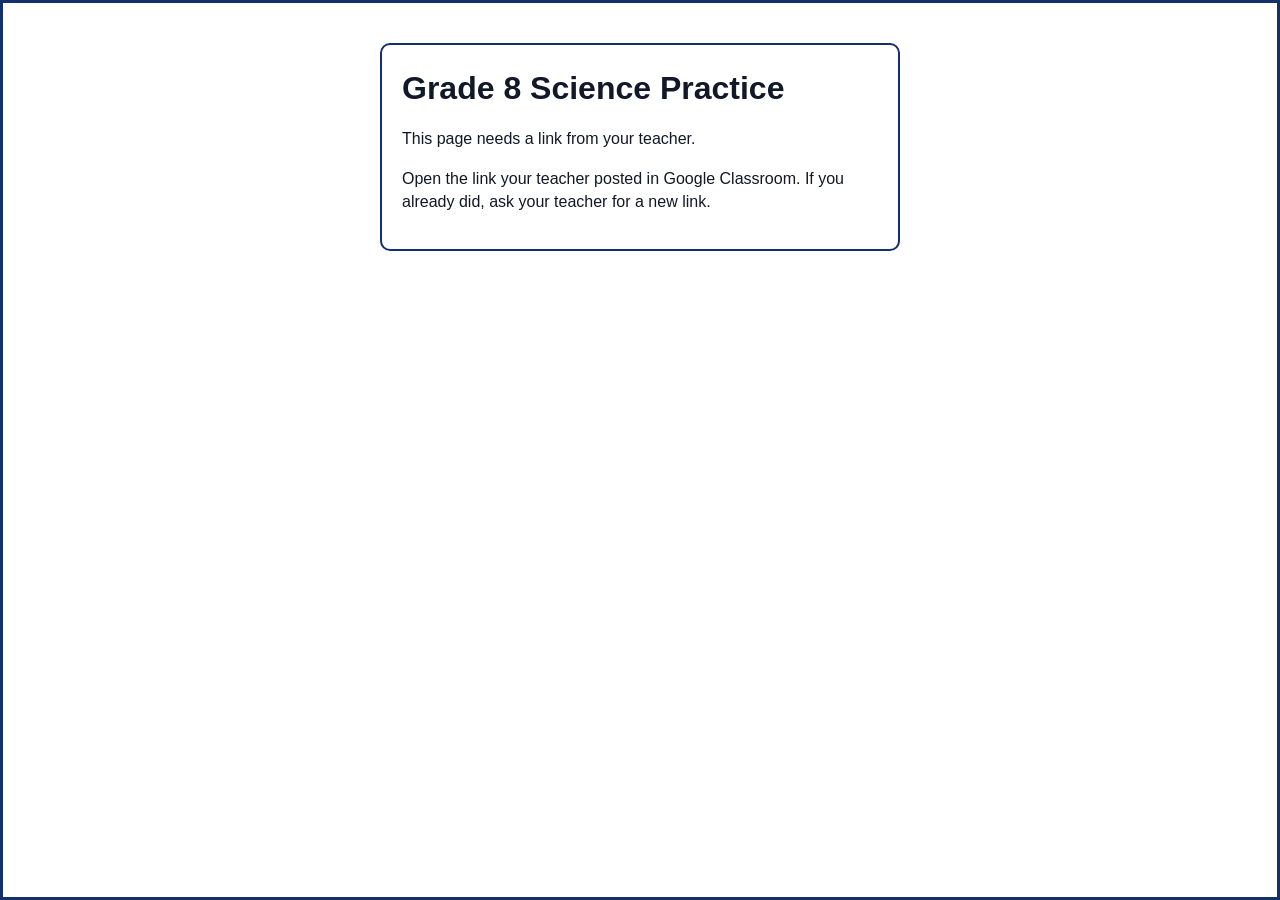
<file: index.html>
<!DOCTYPE html>
<html lang="en">
<head>
<meta charset="utf-8">
<meta name="viewport" content="width=device-width, initial-scale=1">
<title>Grade 8 Science Practice Assessment</title>
<link rel="stylesheet" href="style.css">
</head>
<body>
<div id="app"></div>
<script src="config.js"></script>
<script src="fig.js"></script>
<script src="questions.js"></script>
<script src="shared.js"></script>
<script>
/* Student page: open with the link the teacher makes in teacher.html (index.html?a=...). */
(function () {
  var app = document.getElementById('app'), CFG = SCI.CFG, el = SCI.el, esc = SCI.esc;
  var code = new URLSearchParams(location.search).get('a');
  var A = code ? SCI.decodeAssessment(code) : null;
  var S = null, key = null, tick = null, fontPx = 16;

  function frame(title) {
    app.innerHTML = '';
    var f = el('div', 'frame'); app.appendChild(f); return f;
  }
  function noLink() {
    var f = frame(); var g = el('div', 'gate');
    g.innerHTML = '<div class="card"><h1>Grade 8 Science Practice</h1><p>This page needs a link from your teacher.</p><p>Open the link your teacher posted in Google Classroom. If you already did, ask your teacher for a new link.</p></div>';
    f.appendChild(g);
  }
  function normName() { return (S.first + '|' + S.last + '|' + S.period).toLowerCase().replace(/\s+/g, ' ').trim(); }
  function persist() { SCI.store(key, S); }

  /* ---------- name gate ---------- */
  function gate() {
    var f = frame(); var g = el('div', 'gate');
    var mode = SCI.SAVE.mode();
    g.innerHTML = '<div class="card"><h1>' + esc(A.title) + '</h1><p class="muted">' + esc(CFG.COURSE || '') + ' &middot; ' + A.ids.length + ' questions' + (A.minutes ? ' &middot; ' + A.minutes + ' minutes' : '') + '</p>' +
      (mode === 'local' ? '<div class="banner warn"><b>Practice mode.</b> Your answers will be saved only on this computer. They will <b>not</b> go to your teacher.</div>' : '') +
      '<div class="field"><label for="fn">First name</label><input id="fn" autocomplete="off"></div>' +
      '<div class="field"><label for="ln">Last name</label><input id="ln" autocomplete="off"></div>' +
      '<div class="field"><label for="pd">Class period</label><select id="pd"><option value="">Choose your period</option>' + (CFG.PERIODS || []).map(function (p) { return '<option>' + esc(p) + '</option>'; }).join('') + '</select></div>' +
      '<div id="gerr" class="banner bad hidden"></div><button class="tbtn primary" id="go" style="font-size:1.1rem;padding:10px 24px">Begin</button></div>';
    f.appendChild(g);
    document.getElementById('go').onclick = function () {
      var first = document.getElementById('fn').value.trim(), last = document.getElementById('ln').value.trim(), pd = document.getElementById('pd').value;
      var err = document.getElementById('gerr');
      if (!first || !last || !pd) { err.textContent = 'Please enter your first name, last name, and class period.'; err.classList.remove('hidden'); return; }
      S = { first: first, last: last, period: pd, idx: 0, resp: {}, flag: {}, start: Date.now(), sub: 'S' + Date.now().toString(36) + Math.random().toString(36).slice(2, 6), done: false };
      key = 'sci_prog_' + A.id + '_' + normName();
      var old = SCI.store(key);
      if (old && old.sub) {
        if (old.done) { S = old; return finish(old.payload, true); }
        S = old; S.first = first; S.last = last;
      }
      persist(); test();
    };
    document.getElementById('fn').focus();
  }

  /* ---------- test guard: copy block and leave log ---------- */
  /* Soft deterrents only. A web page cannot truly lock a Chromebook; use kiosk mode from Google Admin for that. */
  var guard = { on: false, awayAt: 0 };
  function guardOn() { guard.on = true; document.body.classList.add('testguard'); }
  function guardOff() { closeAway(); guard.on = false; document.body.classList.remove('testguard'); }
  function leaveStart() {
    if (!guard.on || !S || S.done || guard.awayAt) return;
    guard.awayAt = Date.now();
    S.leaves = (S.leaves || 0) + 1; S.log = S.log || [];
    if (S.log.length < 40) S.log.push({ at: new Date().toISOString(), s: 0 });
    persist();
  }
  function closeAway() {
    if (!guard.awayAt || !S) { guard.awayAt = 0; return 0; }
    var secs = Math.round((Date.now() - guard.awayAt) / 1000); guard.awayAt = 0;
    S.away = (S.away || 0) + secs;
    if (S.log && S.log.length) S.log[S.log.length - 1].s = secs;
    persist(); return secs;
  }
  function leaveEnd() {
    if (!guard.awayAt) return;
    closeAway();
    if (guard.on && S && !S.done && !S.warned) { S.warned = true; persist(); showWarn(); }
  }
  function showWarn() {
    if (document.getElementById('guardwarn')) return;
    var o = el('div', 'guardwarn'); o.id = 'guardwarn'; o.setAttribute('role', 'alertdialog'); o.setAttribute('aria-modal', 'true'); o.setAttribute('aria-labelledby', 'gwt');
    o.innerHTML = '<div class="card"><h2 id="gwt">You left the test page</h2><p>Your teacher can see when a student leaves the test page. Stay on this page until you submit.</p><p class="muted">You only get this warning once. Your answers are still saved.</p><button class="tbtn primary" id="gwb" type="button">Back to my test</button></div>';
    document.body.appendChild(o);
    var b = document.getElementById('gwb'); b.onclick = function () { o.remove(); }; b.focus();
  }
  ['copy', 'cut', 'paste', 'contextmenu'].forEach(function (ev) { document.addEventListener(ev, function (e) { if (guard.on) e.preventDefault(); }, true); });
  document.addEventListener('keydown', function (e) {
    if (guard.on && (e.ctrlKey || e.metaKey) && 'cxvaspu'.indexOf(String(e.key).toLowerCase()) > -1 && String(e.key).length === 1) e.preventDefault();
  }, true);
  document.addEventListener('visibilitychange', function () { if (document.visibilityState === 'hidden') leaveStart(); else leaveEnd(); });
  window.addEventListener('blur', function () { setTimeout(function () { if (!document.hasFocus()) leaveStart(); }, 250); });
  window.addEventListener('focus', function () { leaveEnd(); });

  /* ---------- test screen ---------- */
  function test() {
    guardOn();
    var f = frame(), n = A.ids.length;
    var top = el('div', 'topbar'), mid = el('div'), bot = el('div', 'bottombar');
    var ttl = el('div', 'ttl', esc(A.title) + ' &middot; ' + esc(S.first) + ' ' + esc(S.last));
    var tools = el('div', 'tools'), timerEl = el('span', 'ttl', '');
    var bMinus = el('button', 'tbtn', 'A-'), bPlus = el('button', 'tbtn', 'A+'), bFlag = el('button', 'tbtn', '&#9873; Mark for review'), bRev = el('button', 'tbtn primary', 'Review and submit');
    bMinus.title = 'Smaller text'; bPlus.title = 'Larger text';
    bMinus.onclick = function () { fontPx = Math.max(13, fontPx - 2); document.documentElement.style.fontSize = fontPx + 'px'; };
    bPlus.onclick = function () { fontPx = Math.min(24, fontPx + 2); document.documentElement.style.fontSize = fontPx + 'px'; };
    tools.appendChild(timerEl); tools.appendChild(bMinus); tools.appendChild(bPlus); tools.appendChild(bFlag); tools.appendChild(bRev);
    top.appendChild(ttl); top.appendChild(tools);
    var bPrev = el('button', 'tbtn', '&larr; Previous'), bNext = el('button', 'tbtn primary', 'Next &rarr;'), tiles = el('div', 'tiles');
    bot.appendChild(bPrev); bot.appendChild(tiles); bot.appendChild(bNext);
    f.appendChild(top); f.appendChild(mid); mid.style.flex = '1'; mid.style.display = 'flex'; mid.style.flexDirection = 'column';
    f.appendChild(bot);

    function drawTiles() {
      tiles.innerHTML = '';
      A.ids.forEach(function (id, i) {
        var b = el('button', 'tile-btn' + (SCI.answered(SCI.byId[id], S.resp[id]) ? ' done' : '') + (S.flag[id] ? ' flag' : '') + (i === S.idx ? ' cur' : ''), String(i + 1));
        b.type = 'button'; b.setAttribute('aria-label', 'Question ' + (i + 1)); b.onclick = function () { S.idx = i; persist(); show(); };
        tiles.appendChild(b);
      });
    }
    function show() {
      var id = A.ids[S.idx], q = SCI.byId[id];
      var holder = el('div'); holder.style.flex = '1'; mid.innerHTML = ''; mid.appendChild(holder);
      holder.className = 'qholder';
      SCI.renderItem(q, holder, { qno: S.idx + 1, of: n, resp: S.resp[id] === undefined ? SCI.blank(q) : S.resp[id], seed: S.sub, shuffle: A.shuffle,
        onChange: function (v) { S.resp[id] = v; persist(); drawTiles(); } });
      holder.querySelector('.main').style.minHeight = '60vh';
      bPrev.disabled = S.idx === 0;
      bNext.innerHTML = S.idx === n - 1 ? 'Review answers' : 'Next &rarr;';
      bFlag.innerHTML = S.flag[id] ? '&#9873; Unmark' : '&#9873; Mark for review';
      drawTiles(); window.scrollTo(0, 0);
    }
    bPrev.onclick = function () { if (S.idx > 0) { S.idx--; persist(); show(); } };
    bNext.onclick = function () { if (S.idx < n - 1) { S.idx++; persist(); show(); } else review(); };
    bFlag.onclick = function () { var id = A.ids[S.idx]; S.flag[id] = !S.flag[id]; persist(); show(); };
    bRev.onclick = review;
    window.onbeforeunload = function () { return S && !S.done ? 'Your test is not submitted yet.' : undefined; };
    if (A.minutes) {
      var endAt = S.start + A.minutes * 60000;
      var upd = function () {
        var left = Math.max(0, endAt - Date.now()), m = Math.floor(left / 60000), s = Math.floor(left % 60000 / 1000);
        timerEl.textContent = 'Time left: ' + m + ':' + (s < 10 ? '0' : '') + s;
        if (left <= 0) { clearInterval(tick); submit(true); }
      };
      clearInterval(tick); tick = setInterval(upd, 1000); upd();
    }
    show();
  }

  /* ---------- review ---------- */
  function review() {
    var f = frame(), w = el('div', 'wrapper'), n = A.ids.length;
    var unanswered = A.ids.filter(function (id) { return !SCI.answered(SCI.byId[id], S.resp[id]); });
    w.innerHTML = '<h1>Review your answers</h1><p>' + (unanswered.length ? '<b>' + unanswered.length + ' question' + (unanswered.length > 1 ? 's are' : ' is') + ' not answered.</b> Click a question to go back to it.' : 'All questions are answered. Click a question to check it again, or submit when you are ready.') + '</p>';
    var list = el('div', 'revlist');
    A.ids.forEach(function (id, i) {
      var done = SCI.answered(SCI.byId[id], S.resp[id]);
      var b = el('button', 'revitem ' + (done ? 'done' : 'todo'), '<b>Question ' + (i + 1) + '</b><br>' + (done ? 'Answered' : 'Not answered') + (S.flag[id] ? ' &middot; &#9873; marked' : ''));
      b.type = 'button'; b.onclick = function () { S.idx = i; persist(); test(); }; list.appendChild(b);
    });
    w.appendChild(list);
    var back = el('button', 'tbtn', '&larr; Back to the test'), sub = el('button', 'tbtn primary', 'Submit my test');
    sub.style.marginLeft = '10px'; sub.style.padding = '10px 22px';
    back.onclick = function () { test(); };
    sub.onclick = function () { if (!unanswered.length || confirm('You have ' + unanswered.length + ' unanswered question' + (unanswered.length > 1 ? 's' : '') + '. Submit anyway?')) submit(false); };
    w.appendChild(back); w.appendChild(sub); f.appendChild(w);
  }

  /* ---------- submit ---------- */
  function buildPayload() {
    var e = 0, p = 0, items = A.ids.map(function (id) {
      var q = SCI.byId[id], a = S.resp[id], sc = SCI.score(q, a === undefined ? null : a);
      e += sc.e; p += q.p;
      return { id: id, std: q.std, dok: q.dok, t: q.t, p: q.p, e: sc.e, r: a === undefined ? null : a, tg: sc.tags };
    });
    return { v: 1, sub: S.sub, aid: A.id, title: A.title, first: S.first, last: S.last, period: S.period, score: e, possible: p,
      secs: Math.round((Date.now() - S.start) / 1000), at: new Date().toISOString(), leaves: S.leaves || 0, away: S.away || 0, leavelog: (S.log || []).slice(0, 20), items: items };
  }
  function submit(timeUp) {
    clearInterval(tick); window.onbeforeunload = null; guardOff();
    var w0 = document.getElementById('guardwarn'); if (w0) w0.remove();
    var payload = buildPayload();
    S.done = true; S.payload = payload; persist();
    var f = frame(), g = el('div', 'gate');
    g.innerHTML = '<div class="card"><h2>' + (timeUp ? 'Time is up. ' : '') + 'Saving your test...</h2><p class="muted">Please wait. Do not close this page.</p></div>'; f.appendChild(g);
    SCI.SAVE.submit(payload).then(function (res) { finish(payload, false, res); });
  }

  /* ---------- finish ---------- */
  function finish(payload, already, res) {
    var f = frame(), w = el('div', 'wrapper'); f.appendChild(w);
    var pct = payload.possible ? Math.round(100 * payload.score / payload.possible) : 0;
    var html = '<h1>' + esc(A.title) + '</h1>';
    if (already) html += '<div class="banner info">You already submitted this test on this computer. Here is your result. Ask your teacher if you may retake it.</div>';
    if (res && res.ok && res.local) html += '<div class="banner warn"><b>Practice mode.</b> Your answers were saved on this computer only. They were <b>not</b> sent to your teacher.</div>';
    else if (res && res.ok) html += '<div class="banner good"><b>Your test was saved and sent to your teacher.</b></div>';
    else if (res && !res.ok) html += '<div class="banner bad"><b>Your answers did NOT reach your teacher yet.</b> They are safe on this Chromebook. Check your internet connection, then click Try again. If it still fails, tell your teacher before you close this page.<br><small>' + esc(res.error) + '</small><br><button class="tbtn primary" id="retry" style="margin-top:8px">Try again</button></div>';
    if (A.feedback === 'none') html += '<div class="card"><p>Your answers have been submitted. Your teacher will go over the results with you.</p></div>';
    else html += '<div class="card"><div>Your score</div><div class="bigscore">' + payload.score + ' / ' + payload.possible + ' &nbsp; (' + pct + '%)</div><div id="stdlist"></div></div>';
    w.innerHTML = html;
    var rb = document.getElementById('retry');
    if (rb) rb.onclick = function () { rb.disabled = true; rb.textContent = 'Trying...'; SCI.SAVE.submit(payload).then(function (r2) { finish(payload, false, r2); }); };
    if (A.feedback === 'none') return;
    var by = {}; payload.items.forEach(function (it) { var b = by[it.std] || (by[it.std] = { e: 0, p: 0 }); b.e += it.e; b.p += it.p; });
    var sl = document.getElementById('stdlist'); sl.innerHTML = '<h3 style="margin-top:14px">By topic</h3>';
    Object.keys(by).sort().forEach(function (s) {
      var pc = Math.round(100 * by[s].e / by[s].p), cls = pc >= 80 ? 'hi' : pc >= 60 ? 'mid' : 'low';
      sl.appendChild(el('div', 'stdbar', '<span>' + esc(STANDARDS[s].short) + '</span><div class="bar"><i class="' + cls + '" style="width:' + pc + '%"></i></div><span>' + by[s].e + '/' + by[s].p + '</span>'));
    });
    if (A.feedback === 'full') {
      w.appendChild(el('h2', '', 'Go over each question'));
      payload.items.forEach(function (it, i) {
        var q = SCI.byId[it.id], box = el('div', 'reviewcard');
        var sc = SCI.score(q, it.r);
        box.appendChild(el('div', 'rh', '<span>Question ' + (i + 1) + '</span><span>' + sc.e + ' / ' + q.p + '</span>'));
        var m = el('div'); box.appendChild(m);
        SCI.renderItem(q, m, { resp: it.r === null ? SCI.blank(q) : it.r, seed: payload.sub, shuffle: A.shuffle, locked: true, reveal: true, why: true });
        w.appendChild(box);
      });
    }
    window.scrollTo(0, 0);
  }

  /* ---------- start ---------- */
  if (!A) { noLink(); return; }
  document.title = A.title;
  gate();
  /* send anything that failed to save last time (server mode only) */
  if (CFG.SCRIPT_URL) { SCI.SAVE.outbox().forEach(function (p) { SCI.SAVE.post(p).then(function () { SCI.store('sci_outbox', SCI.SAVE.outbox().filter(function (x) { return x.sub !== p.sub; })); }, function () { }); }); }
})();
</script>
</body>
</html>
</file>
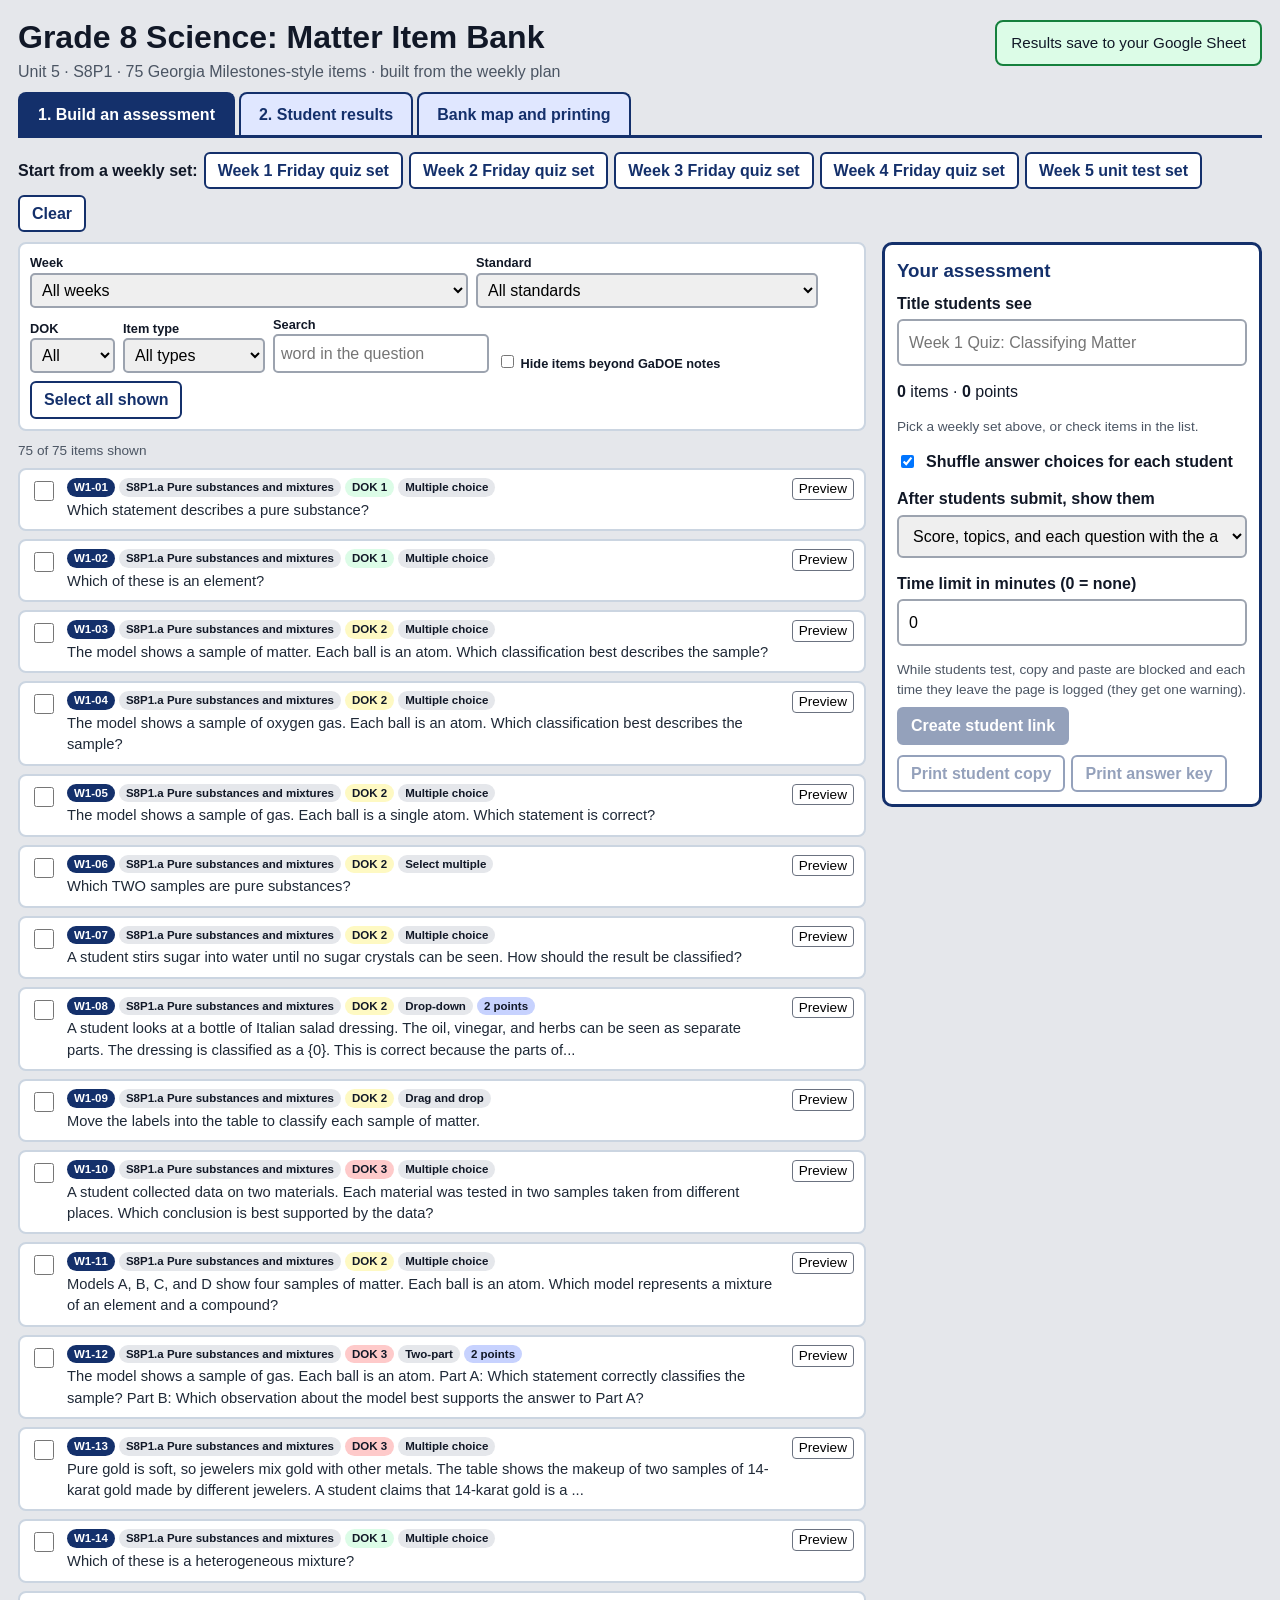
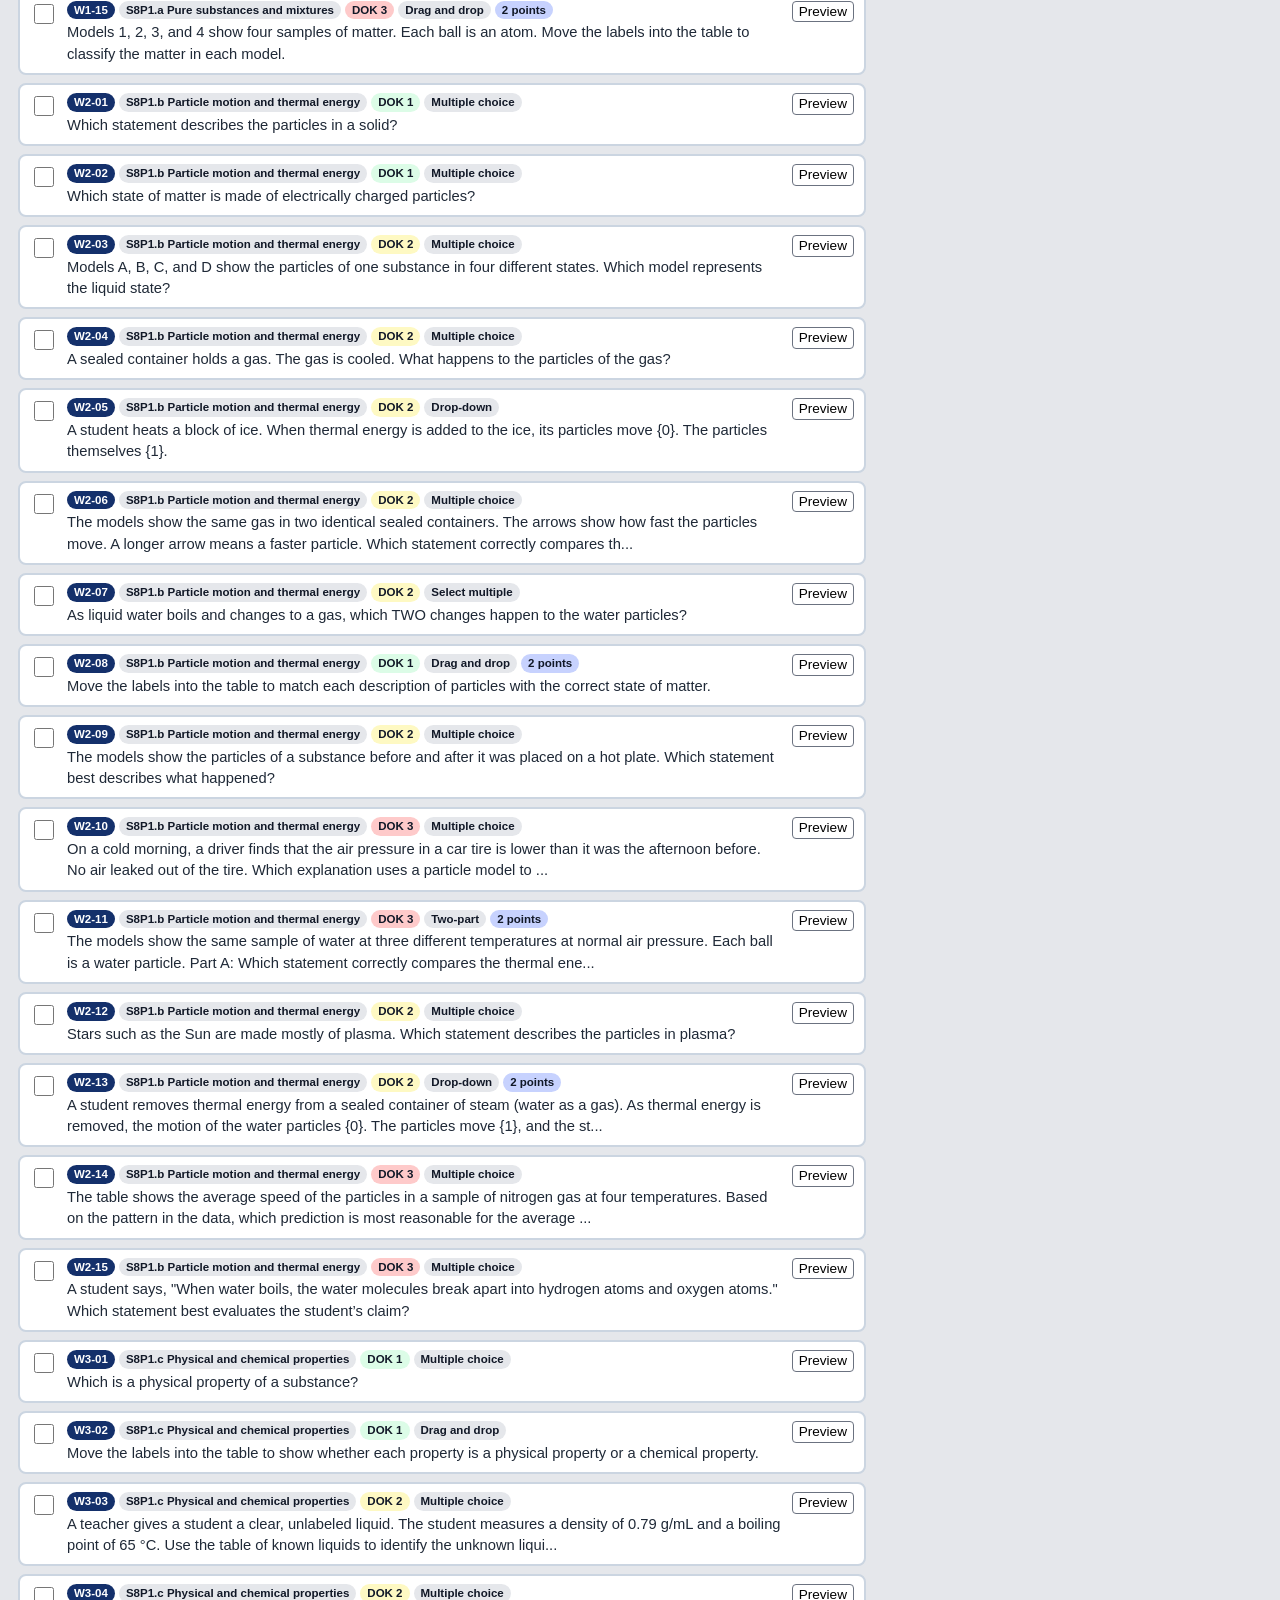
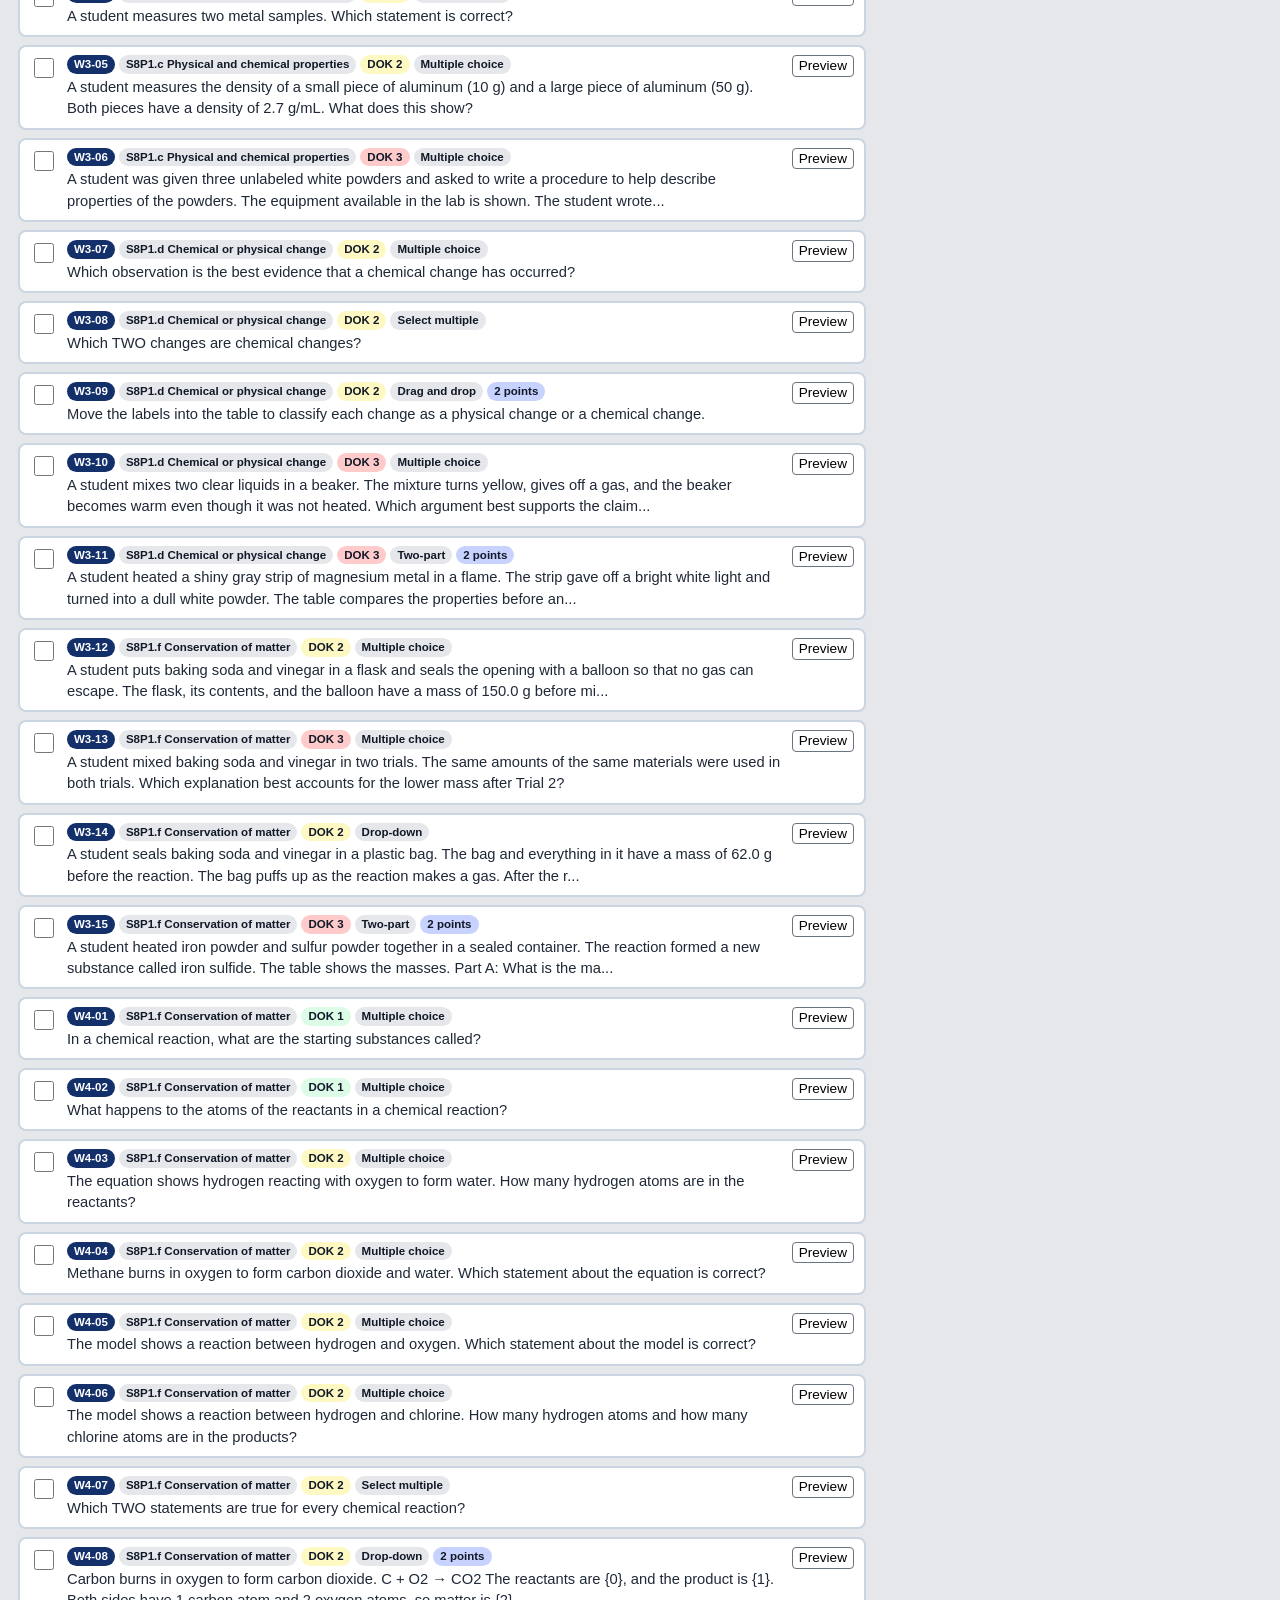
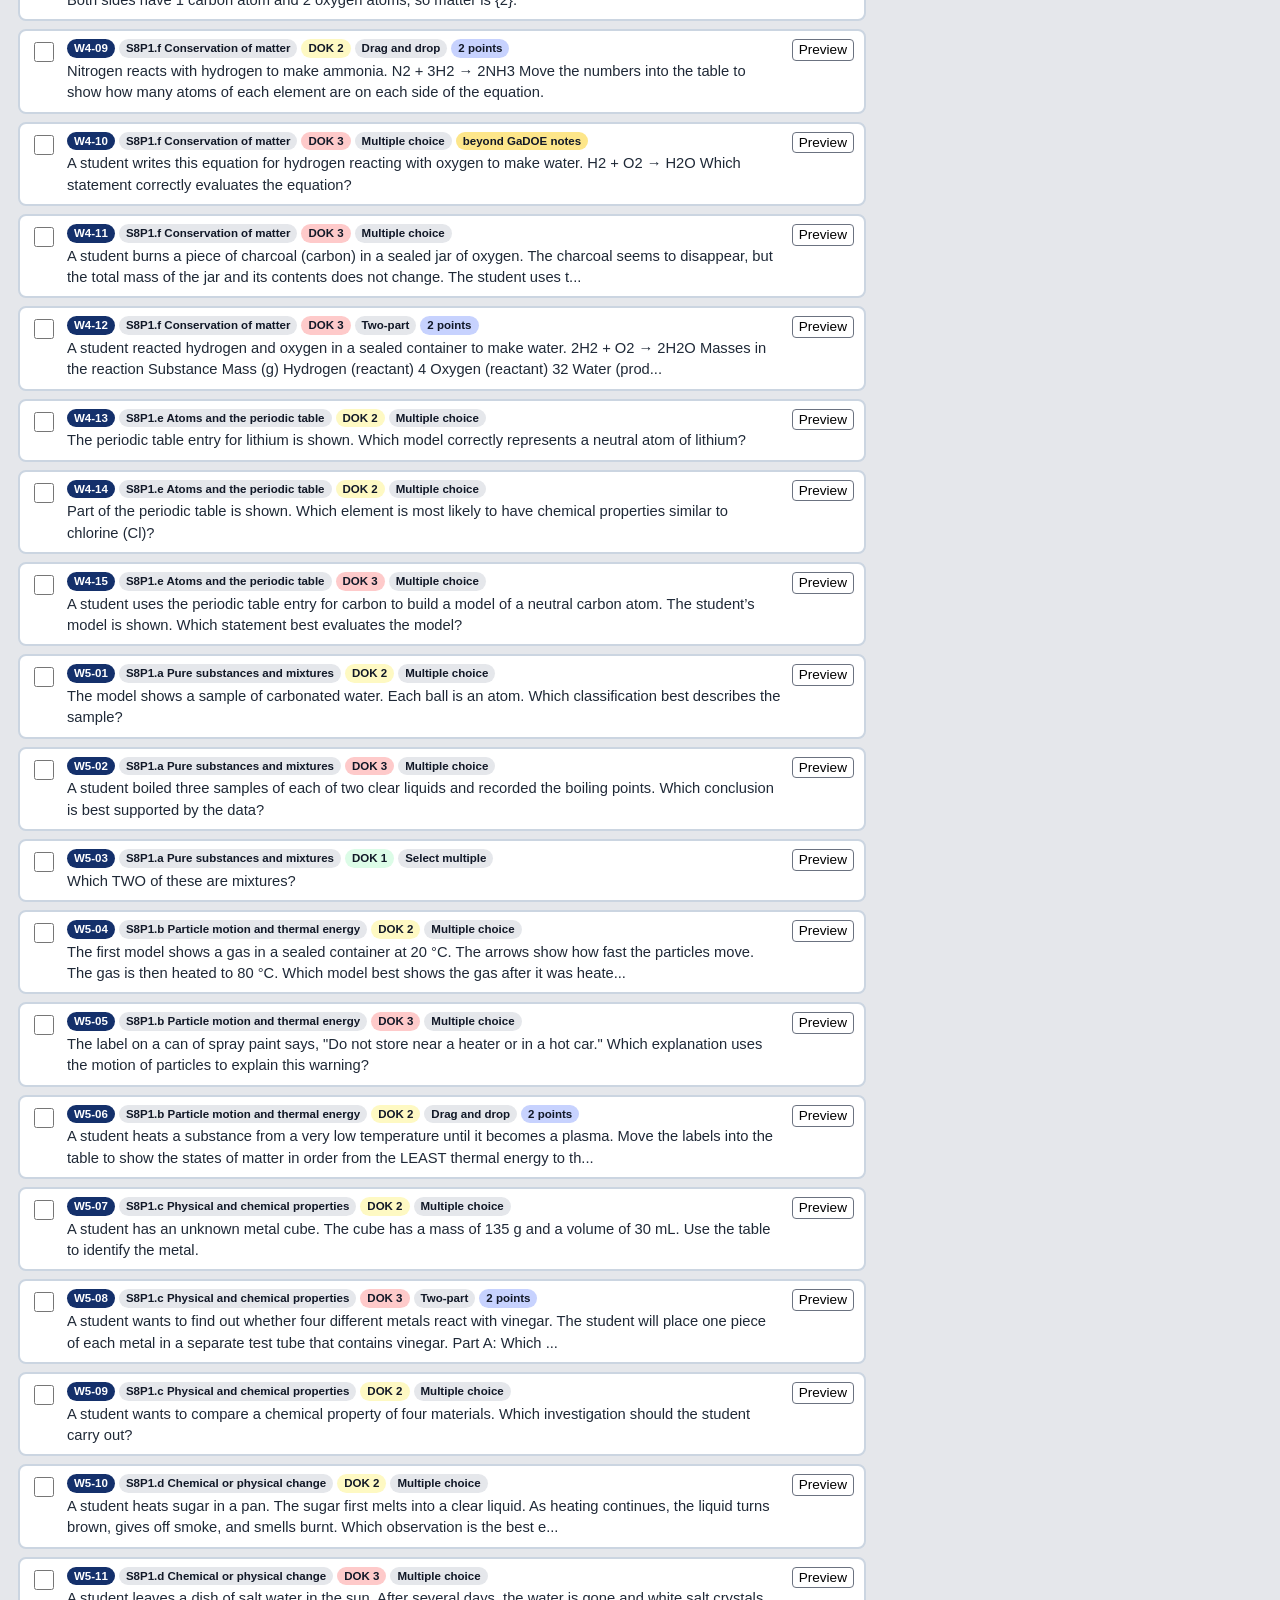
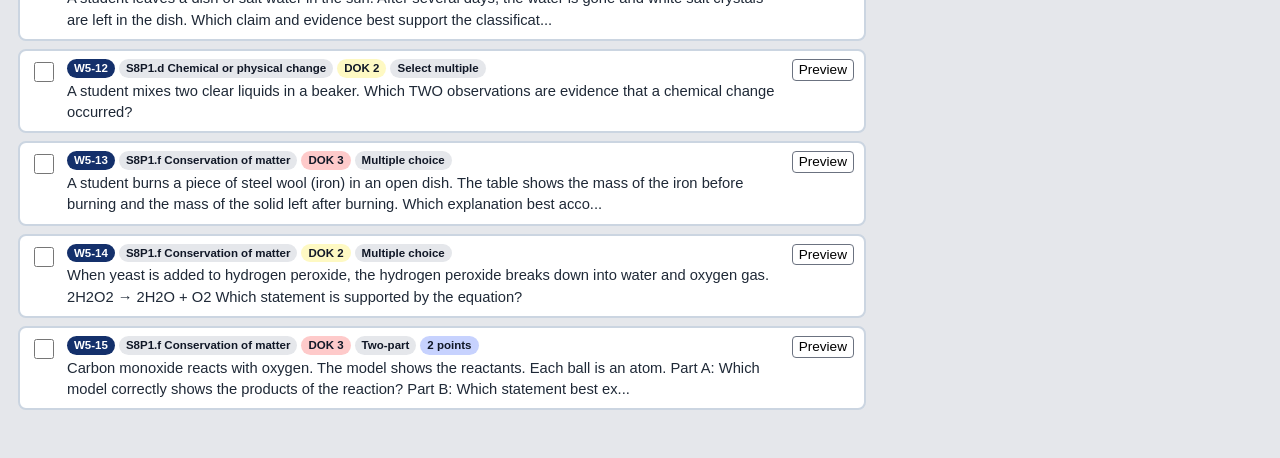
<file: teacher.html>
<!DOCTYPE html>
<html lang="en">
<head>
<meta charset="utf-8">
<meta name="viewport" content="width=device-width, initial-scale=1">
<title>Teacher Tool: Grade 8 Science Matter Item Bank</title>
<link rel="stylesheet" href="style.css">
</head>
<body>
<div id="app" class="tt"></div>
<div id="printArea"></div>
<script src="config.js"></script>
<script src="fig.js"></script>
<script src="questions.js"></script>
<script src="shared.js"></script>
<script>
(function () {
  var el = SCI.el, esc = SCI.esc, CFG = SCI.CFG, byId = SCI.byId;
  var TYPE_NAME = { mc: 'Multiple choice', ms: 'Select multiple', dd: 'Drop-down', dnd: 'Drag and drop', mp: 'Two-part' };
  var saved = SCI.store('sci_teacher_build') || {};
  var T = { sel: saved.sel || [], title: saved.title || '', shuffle: saved.shuffle !== false, feedback: saved.feedback || 'full', minutes: saved.minutes || 0,
    f: { wk: '', std: '', dok: '', type: '', q: '', hideExt: false }, open: {} };
  function save() { SCI.store('sci_teacher_build', { sel: T.sel, title: T.title, shuffle: T.shuffle, feedback: T.feedback, minutes: T.minutes }); }
  var app = document.getElementById('app');

  /* ---------- shell ---------- */
  var mode = SCI.SAVE.mode();
  app.innerHTML =
    '<header><div><h1 style="margin:0">Grade 8 Science: Matter Item Bank</h1><div class="muted">Unit 5 &middot; S8P1 &middot; ' + Q.length + ' Georgia Milestones-style items &middot; built from the weekly plan</div></div><div id="modeBadge"></div></header>' +
    '<div id="fileWarn"></div>' +
    '<div class="tabs"><div class="tab on" data-t="Build">1. Build an assessment</div><div class="tab" data-t="Results">2. Student results</div><div class="tab" data-t="Map">Bank map and printing</div></div>' +
    '<section id="tabBuild"></section><section id="tabResults" class="hidden"></section><section id="tabMap" class="hidden"></section>';
  document.getElementById('modeBadge').innerHTML = mode === 'server'
    ? '<span class="banner good" style="display:inline-block;margin:0">Results save to your Google Sheet</span>'
    : '<span class="banner warn" style="display:inline-block;margin:0"><b>Practice mode:</b> results stay on this computer. Connect your Sheet in config.js (README step 3).</span>';
  if (location.protocol === 'file:') document.getElementById('fileWarn').innerHTML = '<div class="banner warn">You opened this page from a file on your computer. Student links made here will not work for students. Open this page from the website address where you uploaded the files (README step 2), then make the link.</div>';
  Array.prototype.forEach.call(document.querySelectorAll('.tab'), function (t) {
    t.onclick = function () {
      Array.prototype.forEach.call(document.querySelectorAll('.tab'), function (x) { x.classList.toggle('on', x === t); });
      ['Build', 'Results', 'Map'].forEach(function (n) { document.getElementById('tab' + n).classList.toggle('hidden', n !== t.getAttribute('data-t')); });
      if (t.getAttribute('data-t') === 'Results') resultsHome();
    };
  });

  /* =====================  BUILD TAB  ===================== */
  var B = document.getElementById('tabBuild');
  B.innerHTML = '<div class="presets" id="presets"></div><div class="build"><div><div class="filters" id="filters"></div><div id="count" class="muted small" style="margin:0 0 8px"></div><div id="list"></div></div><div class="tray-box" id="tray"></div></div>';

  function weekIds(w) { return Q.filter(function (q) { return q.wk === w; }).map(function (q) { return q.id; }); }
  function pre() {
    var p = document.getElementById('presets'); p.innerHTML = '<b style="align-self:center">Start from a weekly set:</b>';
    [1, 2, 3, 4, 5].forEach(function (w) {
      var b = el('button', 'tbtn', w === 5 ? 'Week 5 unit test set' : 'Week ' + w + ' Friday quiz set'); b.type = 'button';
      b.title = WEEKS[w].title; b.onclick = function () { T.sel = weekIds(w); T.title = w === 5 ? 'Unit 5 Matter Test (practice)' : 'Week ' + w + ' Quiz: ' + WEEKS[w].title.replace(/^Week \d: /, ''); save(); draw(); drawTray(); };
      p.appendChild(b);
    });
    var c = el('button', 'tbtn', 'Clear'); c.type = 'button'; c.onclick = function () { T.sel = []; save(); draw(); drawTray(); }; p.appendChild(c);
  }
  function filt() {
    var f = document.getElementById('filters');
    function sel(id, label, opts) { return '<div><label for="' + id + '">' + label + '</label><select id="' + id + '">' + opts.map(function (o) { return '<option value="' + o[0] + '">' + esc(o[1]) + '</option>'; }).join('') + '</select></div>'; }
    f.innerHTML = sel('fw', 'Week', [['', 'All weeks']].concat([1, 2, 3, 4, 5].map(function (w) { return [w, WEEKS[w].title]; }))) +
      sel('fs', 'Standard', [['', 'All standards']].concat(Object.keys(STANDARDS).map(function (s) { return [s, s + ' ' + STANDARDS[s].short]; }))) +
      sel('fd', 'DOK', [['', 'All'], ['1', 'DOK 1'], ['2', 'DOK 2'], ['3', 'DOK 3']]) +
      sel('ft', 'Item type', [['', 'All types']].concat(Object.keys(TYPE_NAME).map(function (t) { return [t, TYPE_NAME[t]]; }))) +
      '<div><label for="fq">Search</label><input id="fq" placeholder="word in the question"></div>' +
      '<div><label><input type="checkbox" id="fe"> Hide items beyond GaDOE notes</label></div>' +
      '<div><button class="tbtn" id="selShown" type="button">Select all shown</button></div>';
    var map = { fw: 'wk', fs: 'std', fd: 'dok', ft: 'type' };
    Object.keys(map).forEach(function (id) { document.getElementById(id).onchange = function (e) { T.f[map[id]] = e.target.value; draw(); }; });
    document.getElementById('fq').oninput = function (e) { T.f.q = e.target.value.toLowerCase(); draw(); };
    document.getElementById('fe').onchange = function (e) { T.f.hideExt = e.target.checked; draw(); };
    document.getElementById('selShown').onclick = function () { shown().forEach(function (q) { if (T.sel.indexOf(q.id) < 0) T.sel.push(q.id); }); save(); draw(); drawTray(); };
  }
  function qtext(q) { return SCI.strip(q.stem || '') + ' ' + SCI.strip(q.cloze || '') + ' ' + (q.parts ? q.parts.map(function (p) { return SCI.strip(p.q); }).join(' ') : ''); }
  function shown() {
    return Q.filter(function (q) {
      var f = T.f;
      if (f.wk && q.wk !== +f.wk) return false; if (f.std && q.std !== f.std) return false; if (f.dok && q.dok !== +f.dok) return false; if (f.type && q.t !== f.type) return false;
      if (f.hideExt && q.ext) return false; if (f.q && (qtext(q) + ' ' + q.id).toLowerCase().indexOf(f.q) < 0) return false; return true;
    });
  }
  function draw() {
    var list = document.getElementById('list'), items = shown(); list.innerHTML = '';
    document.getElementById('count').textContent = items.length + ' of ' + Q.length + ' items shown';
    items.forEach(function (q) {
      var on = T.sel.indexOf(q.id) > -1, c = el('div', 'icard' + (on ? ' on' : ''));
      var head = el('div', 'ihead'), cb = el('input'); cb.type = 'checkbox'; cb.checked = on; cb.setAttribute('aria-label', 'Select ' + q.id);
      cb.onchange = function () { var at = T.sel.indexOf(q.id); if (cb.checked && at < 0) T.sel.push(q.id); if (!cb.checked && at > -1) T.sel.splice(at, 1); save(); c.classList.toggle('on', cb.checked); drawTray(); };
      var meta = el('div', 'meta'), txt = qtext(q); if (txt.length > 190) txt = txt.slice(0, 187) + '...';
      meta.innerHTML = '<div class="badges"><span class="badge id">' + q.id + '</span><span class="badge">' + q.std + ' ' + esc(STANDARDS[q.std].short) + '</span><span class="badge d' + q.dok + '">DOK ' + q.dok + '</span><span class="badge">' + TYPE_NAME[q.t] + '</span>' +
        (q.p === 2 ? '<span class="badge p2">2 points</span>' : '') + (q.ext ? '<span class="badge ext" title="Goes a little past the GaDOE teacher notes (judging whether an equation is balanced). It follows the unit success criteria.">beyond GaDOE notes</span>' : '') + '</div><div class="snippet">' + esc(txt) + '</div>';
      var pv = el('button', 'mini', T.open[q.id] ? 'Hide' : 'Preview'); pv.type = 'button';
      var prev = el('div', 'ipreview' + (T.open[q.id] ? '' : ' hidden'));
      function paintPrev() { prev.innerHTML = ''; var m = el('div'); prev.appendChild(m); SCI.renderItem(q, m, { locked: true, reveal: true, why: true, resp: previewKey(q), shuffle: false }); }
      if (T.open[q.id]) paintPrev();
      pv.onclick = function () { T.open[q.id] = !T.open[q.id]; pv.textContent = T.open[q.id] ? 'Hide' : 'Preview'; prev.classList.toggle('hidden', !T.open[q.id]); if (T.open[q.id]) paintPrev(); };
      head.appendChild(cb); head.appendChild(meta); head.appendChild(pv); c.appendChild(head); c.appendChild(prev); list.appendChild(c);
    });
  }
  function previewKey(q) { /* response that equals the answer key, so the preview shows the key in green */
    if (q.t === 'mc') return q.k; if (q.t === 'ms') return q.k.slice(); if (q.t === 'dd') return q.blanks.map(function (b) { return b.k; });
    if (q.t === 'dnd') return q.k.slice(); return q.parts.map(function (p) { return p.k; });
  }

  /* ---------- tray ---------- */
  function links() { return SCI.store('sci_links') || []; }
  function base() { return new URL('index.html', location.href).href; }
  function drawTray() {
    var t = document.getElementById('tray'), pts = 0, d = [0, 0, 0, 0], stds = {};
    T.sel.forEach(function (id) { var q = byId[id]; pts += q.p; d[q.dok] += q.p; stds[q.std] = (stds[q.std] || 0) + 1; });
    t.innerHTML = '<h3>Your assessment</h3>' +
      '<div class="field"><label for="ttl">Title students see</label><input id="ttl" value="' + esc(T.title) + '" placeholder="Week 1 Quiz: Classifying Matter"></div>' +
      '<div><b>' + T.sel.length + '</b> items &middot; <b>' + pts + '</b> points' + (T.sel.length && (T.sel.length < 10 || T.sel.length > 15) ? ' <span class="small" style="color:#b45309">(a Friday quiz is usually 10 to 15 items)</span>' : '') + '</div>' +
      (pts ? '<div class="small muted" style="margin-top:6px">DOK mix by points (Milestones target: DOK 1 about 5 to 15%, DOK 2 about 55 to 65%, DOK 3 about 25 to 35%)</div><div class="dokbar"><i style="width:' + 100 * d[1] / pts + '%"></i><i style="width:' + 100 * d[2] / pts + '%"></i><i style="width:' + 100 * d[3] / pts + '%"></i></div><div class="small">DOK 1: ' + Math.round(100 * d[1] / pts) + '% &middot; DOK 2: ' + Math.round(100 * d[2] / pts) + '% &middot; DOK 3: ' + Math.round(100 * d[3] / pts) + '%</div>' : '') +
      (T.sel.length ? '<div class="small" style="margin-top:6px"><b>Standards:</b> ' + Object.keys(stds).sort().map(function (s) { return s + ' (' + stds[s] + ')'; }).join(', ') + '</div>' : '<p class="muted small">Pick a weekly set above, or check items in the list.</p>') +
      '<ul class="sel-list" id="sl"></ul>' +
      '<div class="field"><label class="inl"><input type="checkbox" id="sh"' + (T.shuffle ? ' checked' : '') + '> Shuffle answer choices for each student</label></div>' +
      '<div class="field"><label for="fb">After students submit, show them</label><select id="fb"><option value="full">Score, topics, and each question with the answer explained</option><option value="score">Score and topics only</option><option value="none">Nothing (I will review with the class)</option></select></div>' +
      '<div class="field"><label for="mn">Time limit in minutes (0 = none)</label><input id="mn" type="number" min="0" max="120" value="' + T.minutes + '"></div>' +
      '<p class="small muted" style="margin:0 0 8px">While students test, copy and paste are blocked and each time they leave the page is logged (they get one warning).</p>' +
      '<button class="tbtn primary" id="mk" type="button" ' + (T.sel.length ? '' : 'disabled') + '>Create student link</button> ' +
      '<div id="linkOut"></div>' +
      '<div style="margin-top:10px;display:flex;gap:6px;flex-wrap:wrap"><button class="tbtn" id="pS" type="button" ' + (T.sel.length ? '' : 'disabled') + '>Print student copy</button><button class="tbtn" id="pK" type="button" ' + (T.sel.length ? '' : 'disabled') + '>Print answer key</button></div>' +
      '<div id="recent"></div>';
    var sl = document.getElementById('sl');
    T.sel.forEach(function (id, i) {
      var q = byId[id], li = el('li'); li.innerHTML = '<b>' + (i + 1) + '.</b><span class="t" title="' + esc(qtext(q)) + '">' + id + ' ' + esc(qtext(q).slice(0, 50)) + '</span>';
      var u = el('button', 'mini', '&uarr;'), dn = el('button', 'mini', '&darr;'), x = el('button', 'mini', '&times;');
      u.type = dn.type = x.type = 'button'; u.title = 'Move up'; dn.title = 'Move down'; x.title = 'Remove';
      u.onclick = function () { if (i > 0) { T.sel.splice(i - 1, 0, T.sel.splice(i, 1)[0]); save(); drawTray(); } };
      dn.onclick = function () { if (i < T.sel.length - 1) { T.sel.splice(i + 1, 0, T.sel.splice(i, 1)[0]); save(); drawTray(); } };
      x.onclick = function () { T.sel.splice(i, 1); save(); draw(); drawTray(); };
      li.appendChild(u); li.appendChild(dn); li.appendChild(x); sl.appendChild(li);
    });
    document.getElementById('ttl').oninput = function (e) { T.title = e.target.value; save(); };
    document.getElementById('sh').onchange = function (e) { T.shuffle = e.target.checked; save(); };
    document.getElementById('fb').value = T.feedback; document.getElementById('fb').onchange = function (e) { T.feedback = e.target.value; save(); };
    document.getElementById('mn').onchange = function (e) { T.minutes = Math.max(0, Math.min(120, +e.target.value || 0)); save(); };
    document.getElementById('mk').onclick = function () {
      var a = { id: SCI.newAid(), title: (T.title || 'Practice assessment').trim(), ids: T.sel.slice(), shuffle: T.shuffle, feedback: T.feedback, minutes: T.minutes };
      var url = base() + '?a=' + SCI.encodeAssessment(a);
      var L = links(); L.unshift({ id: a.id, title: a.title, n: a.ids.length, url: url, at: new Date().toISOString() }); SCI.store('sci_links', L.slice(0, 12));
      showLink(url, a.title); recent();
    };
    document.getElementById('pS').onclick = function () { printSet(T.sel, false, T.title); };
    document.getElementById('pK').onclick = function () { printSet(T.sel, true, T.title); };
    recent();
  }
  function showLink(url, title) {
    var o = document.getElementById('linkOut'); if (!o) return;
    o.innerHTML = '<div class="banner good" style="margin-top:10px"><b>Link ready.</b> Post it in Google Classroom as a <b>Material</b> (not an Assignment).<div class="linkbox" id="lk">' + esc(url) + '</div>' +
      '<button class="tbtn" id="cp" type="button">Copy link</button> <a class="tbtn" style="text-decoration:none;display:inline-block" href="' + esc(url) + '" target="_blank" rel="noopener">Try it as a student</a>' + (mode === 'local' ? '<div class="small" style="margin-top:6px">Practice mode: results from this link stay on this computer.</div>' : '') + '</div>';
    document.getElementById('cp').onclick = function () { try { navigator.clipboard.writeText(url); this.textContent = 'Copied'; } catch (e) { var r = document.createRange(); r.selectNode(document.getElementById('lk')); getSelection().removeAllRanges(); getSelection().addRange(r); } };
  }
  function recent() {
    var r = document.getElementById('recent'); if (!r) return; var L = links();
    r.innerHTML = L.length ? '<h4 style="margin:14px 0 4px">Recent links</h4>' : '';
    L.slice(0, 5).forEach(function (l) { var d = el('div', 'small'); d.style.margin = '4px 0'; d.innerHTML = '<b>' + esc(l.title) + '</b> (' + l.n + ' items) <button class="mini" type="button">Show link</button>'; d.querySelector('button').onclick = function () { showLink(l.url, l.title); }; r.appendChild(d); });
  }

  /* ---------- printing ---------- */
  function printSet(ids, withKey, title) {
    var pa = document.getElementById('printArea'), pts = 0; ids.forEach(function (id) { pts += byId[id].p; });
    var h = '<div class="phead"><div><b>' + esc(title || 'Grade 8 Science Practice') + '</b><br><span class="small">' + esc(CFG.COURSE || '') + (withKey ? ' &middot; ANSWER KEY' : '') + '</span></div><div class="small">' + (withKey ? ids.length + ' items &middot; ' + pts + ' points' : 'Name: ______________________ &nbsp; Period: ____ &nbsp; Date: ________') + '</div></div>';
    if (withKey) {
      h += '<table class="dt" style="width:100%;margin:0 0 14px"><thead><tr><th>#</th><th>Item</th><th>Standard</th><th>DOK</th><th>Pts</th><th>Answer</th></tr></thead><tbody>' +
        ids.map(function (id, i) { var q = byId[id]; return '<tr><td>' + (i + 1) + '</td><td>' + id + '</td><td>' + q.std + '</td><td>' + q.dok + '</td><td>' + q.p + '</td><td style="text-align:left">' + esc(SCI.keyText(q)) + '</td></tr>'; }).join('') + '</tbody></table><div class="pbreak"></div>';
    }
    h += ids.map(function (id, i) { return SCI.renderStatic(byId[id], i + 1, withKey); }).join('');
    pa.innerHTML = h; document.body.classList.add('printing');
    var done = function () { document.body.classList.remove('printing'); window.removeEventListener('afterprint', done); };
    window.addEventListener('afterprint', done); setTimeout(function () { window.print(); }, 150);
  }

  /* =====================  RESULTS TAB  ===================== */
  var R = document.getElementById('tabResults'), loaded = null;
  function pct(a, b) { return b ? Math.round(100 * a / b) : 0; }
  function band(p) { return p >= 80 ? 'hi' : p >= 60 ? 'mid' : 'low'; }
  var BAND_NAME = { hi: 'Secure', mid: 'Approaching', low: 'Reteach' };

  function resultsHome() {
    R.innerHTML = '<div class="card" style="margin-bottom:12px"><h3>Student results</h3><div id="rctl"></div></div><div id="rout"></div>';
    var c = document.getElementById('rctl');
    if (mode === 'server') {
      var pass = sessionStorage.getItem('sci_pass') || '';
      c.innerHTML = '<div class="field" style="max-width:340px"><label for="pw">Teacher passcode (set in README step 3)</label><input id="pw" type="password" value="' + esc(pass) + '"></div><button class="tbtn primary" id="ld" type="button">Load my assessments</button><div id="rmsg" class="small" style="margin-top:8px"></div><div id="alist"></div>';
      document.getElementById('ld').onclick = function () {
        var pw = document.getElementById('pw').value; sessionStorage.setItem('sci_pass', pw);
        var m = document.getElementById('rmsg'); m.textContent = 'Loading...';
        SCI.fetchJSON({ action: 'list', pass: pw }).then(function (j) {
          if (!j.ok) { m.innerHTML = '<span class="banner bad" style="display:inline-block">' + esc(j.error || 'Could not load.') + '</span>'; return; }
          m.textContent = j.assessments.length ? '' : 'No results have been submitted yet.'; listAssess(j.assessments, function (aid) { return SCI.fetchJSON({ action: 'results', aid: aid, pass: pw }).then(function (r) { if (!r.ok) throw new Error(r.error); return r.attempts; }); });
        }).catch(function (e) { m.innerHTML = '<span class="banner bad" style="display:inline-block">Could not reach the Sheet: ' + esc(e.message) + '. Check SCRIPT_URL in config.js and that the web app is deployed to "Anyone".</span>'; });
      };
      if (pass) document.getElementById('ld').click();
    } else {
      var all = SCI.store('sci_local_attempts') || [], g = {};
      all.forEach(function (a) { var x = g[a.aid] || (g[a.aid] = { aid: a.aid, title: a.title, n: 0, last: a.at }); x.n++; if (a.at > x.last) x.last = a.at; });
      c.innerHTML = '<div class="banner warn"><b>Practice mode.</b> You see only tests taken on <b>this computer and this browser</b>. To collect results from students\' Chromebooks, connect the Google Sheet (README step 3).</div><div id="alist"></div>' +
        '<div style="margin-top:8px"><button class="tbtn" id="smp" type="button">Add a sample class (24 made-up students) so I can see the report</button></div>';
      listAssess(Object.keys(g).map(function (k) { return g[k]; }), function (aid) { return Promise.resolve(all.filter(function (a) { return a.aid === aid; })); });
      document.getElementById('smp').onclick = function () {
        var ids = T.sel.length ? T.sel.slice() : weekIds(1), aid = 'SAMPLE-' + Math.random().toString(36).slice(2, 6);
        var rows = SCI.sampleClass(aid, (T.title || 'Week 1 Quiz') + ' (SAMPLE DATA)', ids, 24);
        SCI.store('sci_local_attempts', (SCI.store('sci_local_attempts') || []).concat(rows)); resultsHome();
      };
    }
  }
  function listAssess(list, loader) {
    var a = document.getElementById('alist'); a.innerHTML = list.length ? '<h4 style="margin:12px 0 4px">Choose an assessment</h4>' : '';
    list.sort(function (x, y) { return (y.last || '') > (x.last || '') ? 1 : -1; }).forEach(function (x) {
      var b = el('button', 'tbtn', esc(x.title) + ' &middot; ' + x.n + ' student' + (x.n === 1 ? '' : 's') + (x.last ? ' &middot; ' + new Date(x.last).toLocaleDateString() : '')); b.type = 'button'; b.style.margin = '3px 6px 3px 0';
      b.onclick = function () { document.getElementById('rout').innerHTML = '<p>Loading...</p>'; loader(x.aid).then(function (rows) { loaded = { aid: x.aid, title: x.title, rows: rows }; dash(); }).catch(function (e) { document.getElementById('rout').innerHTML = '<div class="banner bad">' + esc(e.message) + '</div>'; }); };
      a.appendChild(b);
    });
  }

  function leftCell(r) {
    if (r.leaves == null) return '<span class="muted" title="This attempt was submitted before page-leave tracking was added">n/a</span>';
    if (!r.leaves) return '0';
    var a = r.away || 0, m = Math.floor(a / 60), s = ('0' + (a % 60)).slice(-2);
    return '<span class="pill warnp' + (r.leaves >= 3 ? ' hard' : '') + '" title="Away ' + m + ':' + s + ' in total">' + r.leaves + (r.leaves === 1 ? ' time' : ' times') + ' &middot; ' + m + ':' + s + '</span>';
  }
  function latestPer(rows) {
    var m = {}; rows.slice().sort(function (a, b) { return (a.at || '') > (b.at || '') ? 1 : -1; }).forEach(function (a) { m[(a.last + '|' + a.first + '|' + a.period).toLowerCase()] = a; });
    return Object.keys(m).map(function (k) { return m[k]; });
  }
  function dash(period) {
    var out = document.getElementById('rout'), rows = latestPer(loaded.rows), periods = {};
    rows.forEach(function (r) { periods[r.period] = 1; });
    if (period) rows = rows.filter(function (r) { return r.period === period; });
    if (!rows.length) { out.innerHTML = '<div class="banner info">No students yet.</div>'; return; }
    var n = rows.length, pcts = rows.map(function (r) { return pct(r.score, r.possible); }).sort(function (a, b) { return a - b; });
    var mean = Math.round(pcts.reduce(function (a, b) { return a + b; }, 0) / n), med = pcts[Math.floor(n / 2)];
    var ids = []; rows[0].items.forEach(function (it) { ids.push(it.id); });
    rows.forEach(function (r) { r.items.forEach(function (it) { if (ids.indexOf(it.id) < 0) ids.push(it.id); }); });
    var IS = {}, STD = {}, TG = {};
    ids.forEach(function (id) { IS[id] = { e: 0, p: 0, wrong: {}, tg: {} }; });
    rows.forEach(function (r) {
      var seen = {};
      r.items.forEach(function (it) {
        var s = IS[it.id], q = byId[it.id]; s.e += it.e; s.p += it.p;
        var sd = STD[it.std] || (STD[it.std] = { e: 0, p: 0 }); sd.e += it.e; sd.p += it.p;
        (it.tg || []).forEach(function (tg) { TG[tg] = TG[tg] || { n: 0, who: {} }; TG[tg].n++; TG[tg].who[r.last + r.first] = 1; s.tg[tg] = (s.tg[tg] || 0) + 1; });
        if (q && it.r != null) {
          if (q.t === 'mc' && it.r !== q.k) { s.wrong['o' + it.r] = (s.wrong['o' + it.r] || 0) + 1; }
          if (q.t === 'ms') (it.r || []).forEach(function (x) { if (q.k.indexOf(x) < 0) s.wrong['o' + x] = (s.wrong['o' + x] || 0) + 1; });
          if (q.t === 'mp') q.parts.forEach(function (p, pi) { if (it.r[pi] != null && it.r[pi] !== p.k) s.wrong['p' + pi + 'o' + it.r[pi]] = (s.wrong['p' + pi + 'o' + it.r[pi]] || 0) + 1; });
        }
      });
    });
    var itemList = ids.map(function (id) { var s = IS[id]; return { id: id, q: byId[id], pct: pct(s.e, s.p), s: s }; });
    var worst = itemList.slice().sort(function (a, b) { return a.pct - b.pct; });
    var tgs = Object.keys(TG).sort(function (a, b) { return TG[b].n - TG[a].n; });
    var h = '';
    h += '<div class="card" style="margin-bottom:10px"><div style="display:flex;justify-content:space-between;flex-wrap:wrap;gap:8px;align-items:center"><div><h2 style="margin:0">' + esc(loaded.title) + '</h2><div class="muted small">Each student\'s latest attempt is counted.' + (rows[0].sample ? ' <b style="color:#b91c1c">SAMPLE DATA, not real students.</b>' : '') + '</div></div>' +
      '<div><label class="small"><b>Class period</b> <select id="per"><option value="">All periods</option>' + Object.keys(periods).sort().map(function (p) { return '<option' + (period === p ? ' selected' : '') + '>' + esc(p) + '</option>'; }).join('') + '</select></label> <button class="tbtn" id="csv" type="button">Download spreadsheet (CSV)</button> <button class="tbtn" id="pr" type="button">Print this report</button></div></div></div>';
    h += '<div class="cards4"><div class="stat"><b>' + n + '</b>students</div><div class="stat"><b>' + mean + '%</b>class average</div><div class="stat"><b>' + med + '%</b>median</div><div class="stat"><b>' + rows.filter(function (r) { return pct(r.score, r.possible) < 60; }).length + '</b>students under 60%</div><div class="stat"><b>' + rows.filter(function (r) { return (r.leaves || 0) > 0; }).length + '</b>left the test page</div></div>';
    /* reteach */
    h += '<div class="reteach"><h3>Monday reteach: what to revisit</h3><div class="small muted">Chosen from the lowest-scoring questions and the most common wrong-answer ideas.</div>';
    h += '<p style="margin:8px 0 2px"><b>Lowest-scoring questions</b></p><ol style="margin:0 0 8px;padding-left:22px">' + worst.slice(0, 3).map(function (w) { return '<li><b>' + w.id + '</b> (' + w.q.std + ' ' + esc(STANDARDS[w.q.std].short) + '): ' + w.pct + '% correct. <span class="muted">' + esc(qtext(w.q).slice(0, 110)) + '...</span></li>'; }).join('') + '</ol>';
    h += '<p style="margin:8px 0 2px"><b>Most common wrong-answer ideas</b></p>' + (tgs.length ? '<ol style="margin:0;padding-left:22px">' + tgs.slice(0, 3).map(function (t) { return '<li><b>' + esc(MISC[t].name) + '</b> (' + Object.keys(TG[t].who).length + ' students)<br><span class="small">Reteach move: ' + esc(MISC[t].fix) + '</span></li>'; }).join('') + '</ol>' : '<div class="small">No wrong-answer ideas recorded.</div>') + '</div>';
    /* standards */
    h += '<div class="card" style="margin:12px 0"><h3>By standard</h3>' + Object.keys(STD).sort().map(function (s) { var p = pct(STD[s].e, STD[s].p); return '<div class="stdbar"><span><b>' + s + '</b> ' + esc(STANDARDS[s].short) + '</span><div class="bar"><i class="' + band(p) + '" style="width:' + p + '%"></i></div><span>' + p + '%</span></div>'; }).join('') + '<div class="small muted">Green 80% and up, orange 60 to 79%, red under 60%. These are practice indicators, not Georgia Milestones achievement levels.</div></div>';
    /* items */
    h += '<h3>Question analysis</h3><table class="rt" id="itbl"><thead><tr><th>#</th><th>Item</th><th>Standard</th><th>DOK</th><th class="sortable" id="sp">% correct &#9650;</th><th>Most common wrong answer</th></tr></thead><tbody>';
    itemList.forEach(function (it, i) {
      var q = it.q, best = null, bn = 0; Object.keys(it.s.wrong).forEach(function (k) { if (it.s.wrong[k] > bn) { bn = it.s.wrong[k]; best = k; } });
      var wtxt = '-';
      if (best) { var m = /^p(\d)o(\d+)$/.exec(best), o = /^o(\d+)$/.exec(best); if (m) wtxt = 'Part ' + (m[1] === '0' ? 'A' : 'B') + ': ' + SCI.strip(q.parts[+m[1]].o[+m[2]][0]); else if (o) wtxt = SCI.strip(q.o[+o[1]][0]); wtxt = esc(wtxt.slice(0, 120)) + ' <span class="muted">(' + bn + ')</span>'; var tg = (m ? q.parts[+m[1]].o[+m[2]][1] : q.o[+o[1]][1]); if (tg) wtxt += '<br><span class="pill mid">' + esc(MISC[tg].name) + '</span>'; }
      else if (q.t === 'dd' || q.t === 'dnd') wtxt = '<span class="muted">(partial credit item)</span>';
      h += '<tr class="' + band(it.pct) + '" data-p="' + it.pct + '"><td>' + (i + 1) + '</td><td><b>' + it.id + '</b></td><td>' + q.std + '</td><td>' + q.dok + '</td><td><b>' + it.pct + '%</b></td><td>' + wtxt + '</td></tr>';
    });
    h += '</tbody></table>';
    /* students */
    var stds = Object.keys(STD).sort();
    h += '<h3>Students</h3><table class="rt"><thead><tr><th>Student</th><th>Period</th><th>Score</th><th>%</th><th>Status</th>' + stds.map(function (s) { return '<th>' + s + '</th>'; }).join('') + '<th>Time</th><th title="How many times the student left the test page, and how long they were away">Left page</th></tr></thead><tbody>';
    rows.slice().sort(function (a, b) { return pct(a.score, a.possible) - pct(b.score, b.possible); }).forEach(function (r) {
      var p = pct(r.score, r.possible), by = {}; r.items.forEach(function (it) { var b = by[it.std] || (by[it.std] = { e: 0, p: 0 }); b.e += it.e; b.p += it.p; });
      h += '<tr><td>' + esc(r.last) + ', ' + esc(r.first) + '</td><td>' + esc(r.period) + '</td><td>' + r.score + '/' + r.possible + '</td><td><b>' + p + '%</b></td><td><span class="pill ' + band(p) + '">' + BAND_NAME[band(p)] + '</span></td>' +
        stds.map(function (s) { var x = by[s]; if (!x) return '<td>-</td>'; var q = pct(x.e, x.p); return '<td><span class="pill ' + band(q) + '">' + q + '%</span></td>'; }).join('') + '<td>' + Math.floor((r.secs || 0) / 60) + ':' + ('0' + ((r.secs || 0) % 60)).slice(-2) + '</td><td>' + leftCell(r) + '</td></tr>';
    });
    h += '</tbody></table><p class="small muted">Left page: how many times the student switched tabs or windows during the test, and the total time away. A browser cannot block this, so use it as a conversation starter, not proof. A student can also trigger it by accident (a notification, a pop-up).</p>';
    out.innerHTML = h;
    document.getElementById('per').onchange = function (e) { dash(e.target.value); };
    document.getElementById('pr').onclick = function () { var pa = document.getElementById('printArea'); pa.innerHTML = out.innerHTML; document.body.classList.add('printing'); var done = function () { document.body.classList.remove('printing'); window.removeEventListener('afterprint', done); }; window.addEventListener('afterprint', done); setTimeout(function () { window.print(); }, 150); };
    var asc = true; document.getElementById('sp').onclick = function () {
      var tb = document.querySelector('#itbl tbody'), trs = Array.prototype.slice.call(tb.children); asc = !asc;
      trs.sort(function (a, b) { return (asc ? 1 : -1) * (a.getAttribute('data-p') - b.getAttribute('data-p')); }).forEach(function (t) { tb.appendChild(t); }); this.innerHTML = '% correct ' + (asc ? '&#9650;' : '&#9660;');
    };
    document.getElementById('csv').onclick = function () {
      function c(v) { return '"' + String(v == null ? '' : v).replace(/"/g, '""') + '"'; }
      var lines = [['Last', 'First', 'Period', 'Score', 'Possible', 'Percent', 'Seconds', 'Times left page', 'Seconds away'].concat(ids.map(function (id) { return id + ' (' + byId[id].std + ')'; })).map(c).join(',')];
      rows.forEach(function (r) { var m = {}; r.items.forEach(function (it) { m[it.id] = it.e; }); lines.push([r.last, r.first, r.period, r.score, r.possible, pct(r.score, r.possible), r.secs, r.leaves == null ? '' : r.leaves, r.away == null ? '' : r.away].concat(ids.map(function (id) { return m[id] == null ? '' : m[id]; })).map(c).join(',')); });
      var blob = new Blob([lines.join('\n')], { type: 'text/csv' }), a = document.createElement('a'); a.href = URL.createObjectURL(blob); a.download = (loaded.title || 'results').replace(/[^a-z0-9]+/gi, '_') + '.csv'; a.click();
    };
  }

  /* =====================  MAP TAB  ===================== */
  function map() {
    var M = document.getElementById('tabMap'), h = '<div class="card"><h3>What is in the bank</h3><p>Matter (S8P1) is about <b>28% of the Grade 8 Science Milestones</b>, roughly 13 of 46 points. Every item below is tagged to a Matter standard and a Depth of Knowledge level. Counts are items (points in parentheses).</p>';
    var stds = Object.keys(STANDARDS).sort();
    h += '<table class="rt"><thead><tr><th>Week</th>' + stds.map(function (s) { return '<th>' + s + '<br><span class="small">' + esc(STANDARDS[s].short) + '</span></th>'; }).join('') + '<th>DOK 1 / 2 / 3 (points)</th><th>Total</th></tr></thead><tbody>';
    [1, 2, 3, 4, 5].forEach(function (w) {
      var qs = Q.filter(function (q) { return q.wk === w; }), d = [0, 0, 0, 0], tp = 0;
      qs.forEach(function (q) { d[q.dok] += q.p; tp += q.p; });
      h += '<tr><td><b>' + esc(WEEKS[w].title) + '</b></td>' + stds.map(function (s) { var c = qs.filter(function (q) { return q.std === s; }); return '<td>' + (c.length ? c.length + ' (' + c.reduce(function (a, q) { return a + q.p; }, 0) + ')' : '-') + '</td>'; }).join('') + '<td>' + d[1] + ' / ' + d[2] + ' / ' + d[3] + '</td><td>' + qs.length + ' items (' + tp + ' pts)</td></tr>';
    });
    h += '</tbody></table><p class="small muted">Milestones blueprint targets by points: DOK 1 about 5 to 15%, DOK 2 about 55 to 65%, DOK 3 about 25 to 35%. Item formats follow the blueprint: selected response, multiple select, drag and drop, drop-down, and two-part items, with 2-point technology-enhanced items.</p></div>';
    h += '<div class="card" style="margin-top:12px"><h3>Print the whole bank</h3><p>Use this to review every item and its rationale before you choose.</p><button class="tbtn primary" id="pbk" type="button">Print full bank with answer key</button> <button class="tbtn" id="pbs" type="button">Print full bank, student view</button></div>';
    h += '<div class="card" style="margin-top:12px"><h3>Standards covered</h3><table class="rt"><tbody>' + stds.map(function (s) { return '<tr><td><b>' + s + '</b></td><td>' + esc(STANDARDS[s].full) + '</td></tr>'; }).join('') + '</tbody></table></div>';
    M.innerHTML = h;
    document.getElementById('pbk').onclick = function () { printSet(Q.map(function (q) { return q.id; }), true, 'Grade 8 Science Matter Item Bank'); };
    document.getElementById('pbs').onclick = function () { printSet(Q.map(function (q) { return q.id; }), false, 'Grade 8 Science Matter Item Bank'); };
  }

  /* ---------- go ---------- */
  pre(); filt(); draw(); drawTray(); map();
  var qs = new URLSearchParams(location.search);
  if (qs.get('print') === 'bank' || qs.get('print') === 'bankstudent') {
    var withKey = qs.get('print') === 'bank', ids = Q.map(function (q) { return q.id; }), pa = document.getElementById('printArea'), pts = 0; ids.forEach(function (id) { pts += byId[id].p; });
    var h = '<div class="phead"><div><b>Grade 8 Science: Unit 5 Matter (S8P1) Item Bank' + (withKey ? ' with Answer Key' : '') + '</b><br><span class="small">' + ids.length + ' items &middot; ' + pts + ' points &middot; Georgia Milestones-style</span></div></div>';
    [1, 2, 3, 4, 5].forEach(function (w) {
      h += '<h2 class="' + (w > 1 ? 'pbreak' : '') + '" style="margin-top:8px">' + esc(WEEKS[w].title) + '</h2>';
      Q.filter(function (q) { return q.wk === w; }).forEach(function (q, i) { h += SCI.renderStatic(q, i + 1, withKey); });
    });
    pa.innerHTML = h; document.body.classList.add('show');
  }
})();
</script>
</body>
</html>
</file>
<file: style.css>
/* Shared styles for the student test (index.html) and the teacher tool (teacher.html). */
:root { --navy: #14306b; --ink: #111827; --blue: #1d4ed8; --bg: #e5e7eb; --ok: #15803d; --bad: #b91c1c; --gold: #b45309; --muted: #4b5563; }
* { box-sizing: border-box; }
html { font-size: 16px; }
body { margin: 0; font-family: Arial, Helvetica, sans-serif; color: var(--ink); background: var(--bg); line-height: 1.45; }
button { font: inherit; }
h1, h2, h3 { margin: 0 0 .4em; }
.hidden { display: none !important; }
.muted { color: var(--muted); }
.small { font-size: .85rem; }

/* ---------- student frame ---------- */
.frame { max-width: 1320px; margin: 0 auto; background: #fff; border: 3px solid var(--navy); min-height: 100vh; display: flex; flex-direction: column; }
.topbar { display: flex; align-items: center; justify-content: space-between; gap: 12px; flex-wrap: wrap; padding: 8px 16px; background: #f3f4f6; border-bottom: 3px solid var(--navy); }
.topbar .ttl { font-weight: bold; }
.topbar .tools { display: flex; gap: 8px; align-items: center; flex-wrap: wrap; }
.tbtn { border: 2px solid var(--navy); background: #fff; border-radius: 6px; padding: 5px 12px; cursor: pointer; color: var(--navy); font-weight: bold; }
.tbtn:hover { background: #e0e7ff; }
.tbtn.primary { background: var(--navy); color: #fff; }
.tbtn.primary:hover { background: #1e40af; }
.tbtn:disabled { opacity: .45; cursor: not-allowed; }
.main { flex: 1; display: grid; grid-template-columns: 1fr 1fr; }
.panel { padding: 18px 22px; overflow-wrap: anywhere; }
.panel.left { border-right: 4px solid var(--navy); }
.panel.single { grid-column: 1 / -1; }
.qno { font-weight: bold; color: var(--navy); margin-bottom: 8px; }
.stem { font-size: 1.05rem; }
.stem p { margin: 0 0 .6em; }
.instr { font-style: italic; color: var(--muted); margin: 0 0 10px; }
.bottombar { display: flex; align-items: center; justify-content: space-between; gap: 10px; flex-wrap: wrap; padding: 8px 16px; background: #f3f4f6; border-top: 3px solid var(--navy); }
.tiles { display: flex; gap: 5px; flex-wrap: wrap; justify-content: center; }
.tile-btn { width: 34px; height: 34px; border: 2px solid #6b7280; background: #fff; border-radius: 6px; cursor: pointer; font-weight: bold; position: relative; }
.tile-btn.done { background: #dbeafe; border-color: var(--blue); }
.tile-btn.cur { outline: 3px solid var(--navy); }
.tile-btn.flag::after { content: "\2691"; position: absolute; top: -9px; right: -5px; font-size: 14px; color: var(--gold); }
.gate { max-width: 560px; margin: 40px auto; padding: 0 20px; }
.gate .card, .card { border: 2px solid var(--navy); border-radius: 10px; padding: 20px; background: #fff; }
.field { margin: 0 0 14px; }
.field label { display: block; font-weight: bold; margin-bottom: 4px; }
.field input, .field select, .field textarea { width: 100%; padding: 10px; border: 2px solid #9ca3af; border-radius: 6px; font: inherit; }
.field input:focus, .field select:focus { outline: 3px solid #bfdbfe; border-color: var(--blue); }
.field input[type=checkbox] { width: auto; margin-right: 6px; }
.field label.inl { display: flex; align-items: center; gap: 6px; }
.banner { padding: 10px 14px; border-radius: 8px; margin: 10px 0; font-size: .95rem; }
.banner.warn { background: #fef3c7; border: 2px solid #f59e0b; }
.banner.bad { background: #fee2e2; border: 2px solid var(--bad); }
.banner.good { background: #dcfce7; border: 2px solid var(--ok); }
.banner.info { background: #dbeafe; border: 2px solid var(--blue); }

/* ---------- item parts ---------- */
.opts { display: flex; flex-direction: column; gap: 6px; }
.opt { display: flex; gap: 12px; align-items: flex-start; width: 100%; text-align: left; padding: 10px 12px; border: 2px solid transparent; border-radius: 8px; background: none; cursor: pointer; color: var(--ink); }
.opt:hover { background: #f3f4f6; }
.opt:focus-visible, .chip:focus-visible, .slot:focus-visible { outline: 3px solid var(--blue); }
.opt.sel { border-color: var(--blue); background: #eff6ff; }
.bub { flex: 0 0 30px; height: 30px; border: 2px solid #374151; border-radius: 50%; display: grid; place-items: center; font-size: .95rem; background: #fff; }
.bub.sq { border-radius: 5px; }
.opt.sel .bub { background: var(--blue); border-color: var(--blue); color: #fff; }
.otext { padding-top: 3px; }
.opt.ok, .chip.ok, .slot.ok { border-color: var(--ok) !important; background: #f0fdf4 !important; }
.opt.bad, .chip.bad, .slot.bad { border-color: var(--bad) !important; background: #fef2f2 !important; }
.opt.key .bub { background: var(--ok); border-color: var(--ok); color: #fff; }
.locked .opt, .locked .chip, .locked .slot { cursor: default; pointer-events: none; }
.partpill { display: inline-block; font-weight: bold; padding: 2px 12px; border-radius: 999px; color: #fff; margin: 4px 0 6px; }
.partpill.a { background: #2563eb; } .partpill.b { background: #c2410c; }
.partq { font-weight: bold; margin: 12px 0 6px; }
.partq:first-child { margin-top: 0; }
.cloze { font-size: 1.1rem; line-height: 2.4; }
.cloze select { border: 2px solid var(--navy); border-radius: 5px; padding: 4px 6px; font: inherit; min-width: 150px; max-width: 100%; background: #fff; margin: 0 3px; }
.cloze select.ok { border-color: var(--ok); background: #f0fdf4; }
.cloze select.bad { border-color: var(--bad); background: #fef2f2; }
.dndt { border-collapse: collapse; width: 100%; margin: 6px 0 12px; }
.dndt th, .dndt td { border: 2px solid #111827; padding: 8px 10px; text-align: left; vertical-align: middle; }
.dndt th { background: #cbd5e1; }
.slot { min-width: 160px; height: 46px; border: 2px dashed #9ca3af !important; background: #fff; text-align: center; cursor: pointer; }
.slot.filled { border-style: solid !important; border-color: var(--navy) !important; background: #eef2ff; }
.slot.hot { outline: 3px solid var(--blue); }
.tray { display: flex; flex-wrap: wrap; gap: 6px; padding: 10px; border: 2px dashed #6b7280; border-radius: 8px; background: #f9fafb; min-height: 54px; }
.chip { display: inline-block; padding: 6px 12px; border: 2px solid var(--navy); border-radius: 6px; background: #fff; cursor: grab; color: var(--ink); }
.chip.sel { background: #dbeafe; outline: 3px solid var(--blue); }
.chip.used { opacity: .35; pointer-events: none; }
.slot .chip { margin: 0; border: 0; background: transparent; padding: 2px 6px; }
.fb { margin-top: 14px; padding: 12px 14px; border-radius: 8px; background: #f3f4f6; border-left: 6px solid var(--navy); font-size: .95rem; }
.fb.right { border-left-color: var(--ok); background: #f0fdf4; } .fb.wrong { border-left-color: var(--bad); background: #fef2f2; }

/* ---------- figures ---------- */
.fig { max-width: 100%; height: auto; }
.figrow { display: flex; flex-wrap: wrap; gap: 14px; justify-content: center; align-items: flex-start; margin: 12px 0; }
.figrow figure { margin: 0; text-align: center; }
.figrow figcaption { font-weight: bold; font-size: .9rem; margin-top: 4px; }
.figrow.with-arrow { align-items: center; } .figrow.with-arrow figure + figure { position: relative; margin-left: 38px; }
.figrow.with-arrow figure + figure::before { content: "\2192"; position: absolute; left: -36px; top: 40%; font-size: 30px; }
.figone { display: flex; flex-direction: column; align-items: center; margin: 12px 0; gap: 4px; }
.figcap { font-weight: bold; text-align: center; margin: 10px 0 0; }
.legend { display: flex; flex-wrap: wrap; gap: 14px; justify-content: center; align-items: center; font-size: .85rem; margin-top: 6px; }
.legend span { display: inline-flex; align-items: center; gap: 4px; }
table.dt { border-collapse: collapse; margin: 10px auto; font-size: .95rem; }
table.dt caption { font-weight: bold; padding: 4px; }
table.dt th, table.dt td { border: 1.5px solid #111827; padding: 6px 10px; text-align: center; }
table.dt th { background: #e5e7eb; }
.eq { font-size: 1.3rem; text-align: center; margin: 10px 0; letter-spacing: .02em; }
.tile { display: inline-block; width: 78px; border: 2px solid #111827; background: #f9fafb; text-align: center; position: relative; padding: 14px 2px 2px; }
.tile .z { position: absolute; top: 1px; left: 4px; font-size: .72rem; }
.tile b { display: block; font-size: 1.35rem; }
.tile .nm { display: block; font-size: .62rem; } .tile .ms { display: block; font-size: .7rem; }
table.pt { border-collapse: separate; border-spacing: 4px; margin: 10px auto; text-align: center; }
table.pt caption { font-weight: bold; padding: 4px; } table.pt th { font-size: .78rem; font-weight: bold; }
.splitbox { display: flex; gap: 12px; flex-wrap: wrap; margin: 10px 0; }
.sbox { flex: 1 1 200px; border: 2px solid #4b5563; background: #fff; }
.sbox .sbt { text-align: center; font-weight: bold; padding: 4px; border-bottom: 2px solid #4b5563; background: #f3f4f6; }
.sbox ul { margin: 6px 0; padding-left: 26px; } .sbox div:not(.sbt) { padding: 3px 10px; }

/* ---------- review / done ---------- */
.wrapper { max-width: 960px; margin: 0 auto; padding: 18px; }
.revlist { display: grid; grid-template-columns: repeat(auto-fill, minmax(150px, 1fr)); gap: 8px; margin: 14px 0; }
.revitem { border: 2px solid #9ca3af; border-radius: 8px; padding: 8px; background: #fff; cursor: pointer; text-align: left; }
.revitem.done { border-color: var(--blue); background: #eff6ff; } .revitem.todo { border-color: var(--bad); background: #fef2f2; }
.bigscore { font-size: 2.6rem; font-weight: bold; color: var(--navy); }
.stdbar { display: grid; grid-template-columns: 220px 1fr 70px; gap: 8px; align-items: center; margin: 6px 0; font-size: .92rem; }
.bar { height: 16px; background: #e5e7eb; border-radius: 8px; overflow: hidden; } .bar > i { display: block; height: 100%; background: var(--blue); }
.bar > i.low { background: var(--bad); } .bar > i.mid { background: #d97706; } .bar > i.hi { background: var(--ok); }
.reviewcard { border: 2px solid #9ca3af; border-radius: 8px; margin: 14px 0; background: #fff; }
.reviewcard > .rh { padding: 6px 12px; font-weight: bold; background: #f3f4f6; border-bottom: 2px solid #9ca3af; display: flex; justify-content: space-between; }
.reviewcard .main { grid-template-columns: 1fr 1fr; }

/* ---------- teacher tool ---------- */
.tt { max-width: 1400px; margin: 0 auto; padding: 14px 18px 40px; }
.tt header { display: flex; align-items: baseline; justify-content: space-between; flex-wrap: wrap; gap: 8px; margin-bottom: 8px; }
.tabs { display: flex; gap: 4px; margin: 8px 0 14px; border-bottom: 3px solid var(--navy); }
.tab { padding: 9px 18px; border: 2px solid var(--navy); border-bottom: 0; border-radius: 8px 8px 0 0; background: #e0e7ff; cursor: pointer; font-weight: bold; color: var(--navy); }
.tab.on { background: var(--navy); color: #fff; }
.build { display: grid; grid-template-columns: 1fr 380px; gap: 16px; align-items: start; }
.filters { display: flex; flex-wrap: wrap; gap: 8px; align-items: end; background: #fff; padding: 10px; border-radius: 8px; border: 2px solid #cbd5e1; margin-bottom: 10px; }
.filters label { font-size: .8rem; font-weight: bold; display: block; }
.filters select, .filters input { padding: 6px; border: 2px solid #9ca3af; border-radius: 5px; font: inherit; }
.presets { display: flex; flex-wrap: wrap; gap: 6px; margin: 0 0 10px; }
.icard { background: #fff; border: 2px solid #cbd5e1; border-radius: 8px; margin-bottom: 8px; }
.icard.on { border-color: var(--blue); background: #f5f9ff; }
.ihead { display: flex; gap: 10px; padding: 8px 10px; align-items: flex-start; }
.ihead input[type=checkbox] { width: 20px; height: 20px; margin-top: 3px; }
.ihead .meta { flex: 1; min-width: 0; }
.badges { display: flex; flex-wrap: wrap; gap: 4px; margin-bottom: 3px; }
.badge { font-size: .72rem; font-weight: bold; padding: 1px 7px; border-radius: 999px; background: #e5e7eb; color: #111827; }
.badge.id { background: var(--navy); color: #fff; } .badge.d1 { background: #dcfce7; } .badge.d2 { background: #fef9c3; } .badge.d3 { background: #fecaca; }
.badge.ext { background: #fde68a; } .badge.p2 { background: #c7d2fe; }
.snippet { font-size: .92rem; color: #1f2937; }
.ipreview { border-top: 2px solid #cbd5e1; padding: 8px; background: #fff; }
.ipreview .main { grid-template-columns: 1fr 1fr; border: 2px solid var(--navy); }
.tray-box { position: sticky; top: 8px; background: #fff; border: 3px solid var(--navy); border-radius: 10px; padding: 12px; max-height: calc(100vh - 20px); overflow: auto; }
.tray-box h3 { color: var(--navy); }
.sel-list { list-style: none; padding: 0; margin: 8px 0; }
.sel-list li { display: flex; gap: 6px; align-items: center; border-bottom: 1px solid #e5e7eb; padding: 4px 0; font-size: .88rem; }
.sel-list li span.t { flex: 1; min-width: 0; overflow: hidden; text-overflow: ellipsis; white-space: nowrap; }
.mini { border: 1.5px solid #6b7280; background: #fff; border-radius: 4px; padding: 0 6px; cursor: pointer; font-size: .85rem; }
.dokbar { display: flex; height: 18px; border-radius: 9px; overflow: hidden; background: #e5e7eb; margin: 4px 0; }
.dokbar i { display: block; height: 100%; } .dokbar i:nth-child(1) { background: #86efac; } .dokbar i:nth-child(2) { background: #fde047; } .dokbar i:nth-child(3) { background: #f87171; }
.linkbox { word-break: break-all; font-size: .8rem; background: #f3f4f6; border: 1px solid #9ca3af; border-radius: 6px; padding: 6px; margin: 6px 0; }
.cards4 { display: grid; grid-template-columns: repeat(auto-fit, minmax(170px, 1fr)); gap: 10px; margin: 10px 0; }
.stat { background: #fff; border: 2px solid var(--navy); border-radius: 10px; padding: 10px; text-align: center; }
.stat b { display: block; font-size: 1.8rem; color: var(--navy); }
table.rt { border-collapse: collapse; width: 100%; background: #fff; font-size: .9rem; margin: 8px 0 18px; }
table.rt th, table.rt td { border: 1px solid #9ca3af; padding: 5px 8px; text-align: left; vertical-align: top; }
table.rt th { background: #cbd5e1; cursor: default; } table.rt th.sortable { cursor: pointer; }
table.rt tr.low td { background: #fef2f2; } table.rt tr.mid td { background: #fffbeb; }
.pill { display: inline-block; padding: 1px 8px; border-radius: 999px; font-size: .78rem; font-weight: bold; }
.pill.hi { background: #bbf7d0; } .pill.mid { background: #fde68a; } .pill.low { background: #fecaca; }
.reteach { background: #fff; border: 3px solid var(--gold); border-radius: 10px; padding: 12px 16px; margin: 12px 0; }
.reteach h3 { color: var(--gold); }

/* ---------- print ---------- */
#printArea { display: none; }
body.show #printArea { display: block; padding: 16px; background: #fff; }
body.show #app { display: none; }
.pitem { break-inside: avoid; page-break-inside: avoid; border-bottom: 1px solid #9ca3af; padding: 10px 0 14px; }
.pitem .qh { font-weight: bold; margin-bottom: 4px; } .pitem .keyline { margin-top: 6px; padding: 6px 10px; background: #f0fdf4; border-left: 5px solid var(--ok); font-size: .92rem; }
.pitem .popt { margin: 3px 0 3px 12px; } .pitem .blank { display: inline-block; min-width: 80px; border-bottom: 1.5px solid #111; }
.pitem .tray { margin-top: 6px; }
.phead { display: flex; justify-content: space-between; border-bottom: 2px solid #111; padding-bottom: 6px; margin-bottom: 10px; }
.pbreak { break-before: page; page-break-before: always; }
@media print {
  body { background: #fff; }
  body.printing #app { display: none; } body.printing #printArea { display: block; padding: 0; }
  .noprint { display: none !important; }
  .chip { cursor: default; }
  @page { margin: 0.6in; }
}
@media (max-width: 900px) {
  .main, .reviewcard .main, .ipreview .main { grid-template-columns: 1fr; }
  .panel.left { border-right: 0; border-bottom: 4px solid var(--navy); }
  .build { grid-template-columns: 1fr; } .tray-box { position: static; max-height: none; }
  .stdbar { grid-template-columns: 1fr; }
}
/* answer-key prints are compact so more fit per page; student copies stay full size */
.pitem .figrow, .pitem .figone { zoom: .85; margin: 8px 0; }
.pitem.pk { padding: 6px 0 8px; font-size: 11.5px; }
.pitem.pk .figrow, .pitem.pk .figone { zoom: .72; margin: 6px 0; }
.pitem.pk .legend { zoom: .85; }
.pitem.pk .keyline { margin-top: 4px; padding: 4px 8px; font-size: 10.5px; }

/* test guard */
body.testguard .frame { -webkit-user-select: none; user-select: none; -webkit-touch-callout: none; }
.guardwarn { position: fixed; inset: 0; z-index: 9999; background: rgba(15, 23, 42, .78); display: flex; align-items: center; justify-content: center; padding: 20px; }
.guardwarn .card { max-width: 460px; background: #fff; border: 4px solid #f59e0b; border-radius: 12px; padding: 20px 24px; }
.guardwarn h2 { margin-top: 0; }
.pill.warnp { background: #fde68a; color: #78350f; }
.pill.warnp.hard { background: #fecaca; color: #7f1d1d; }
</file>
